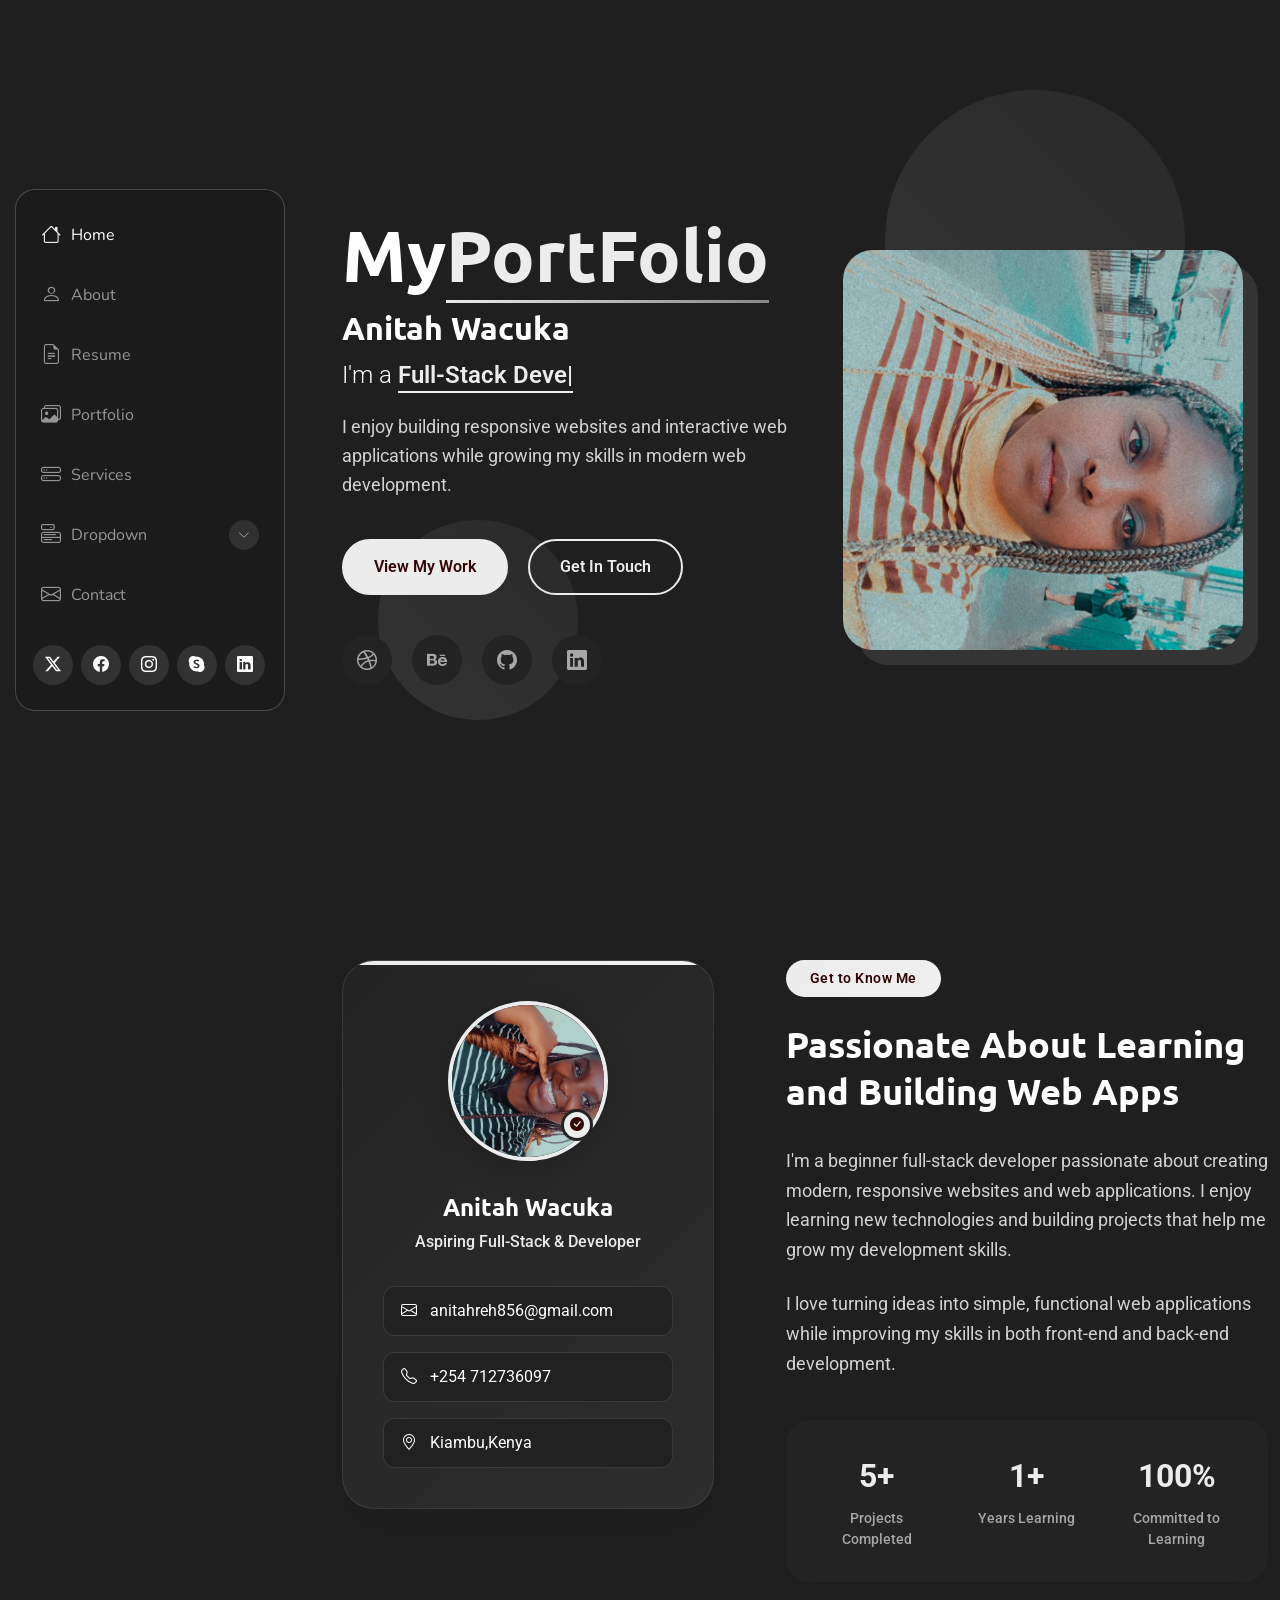
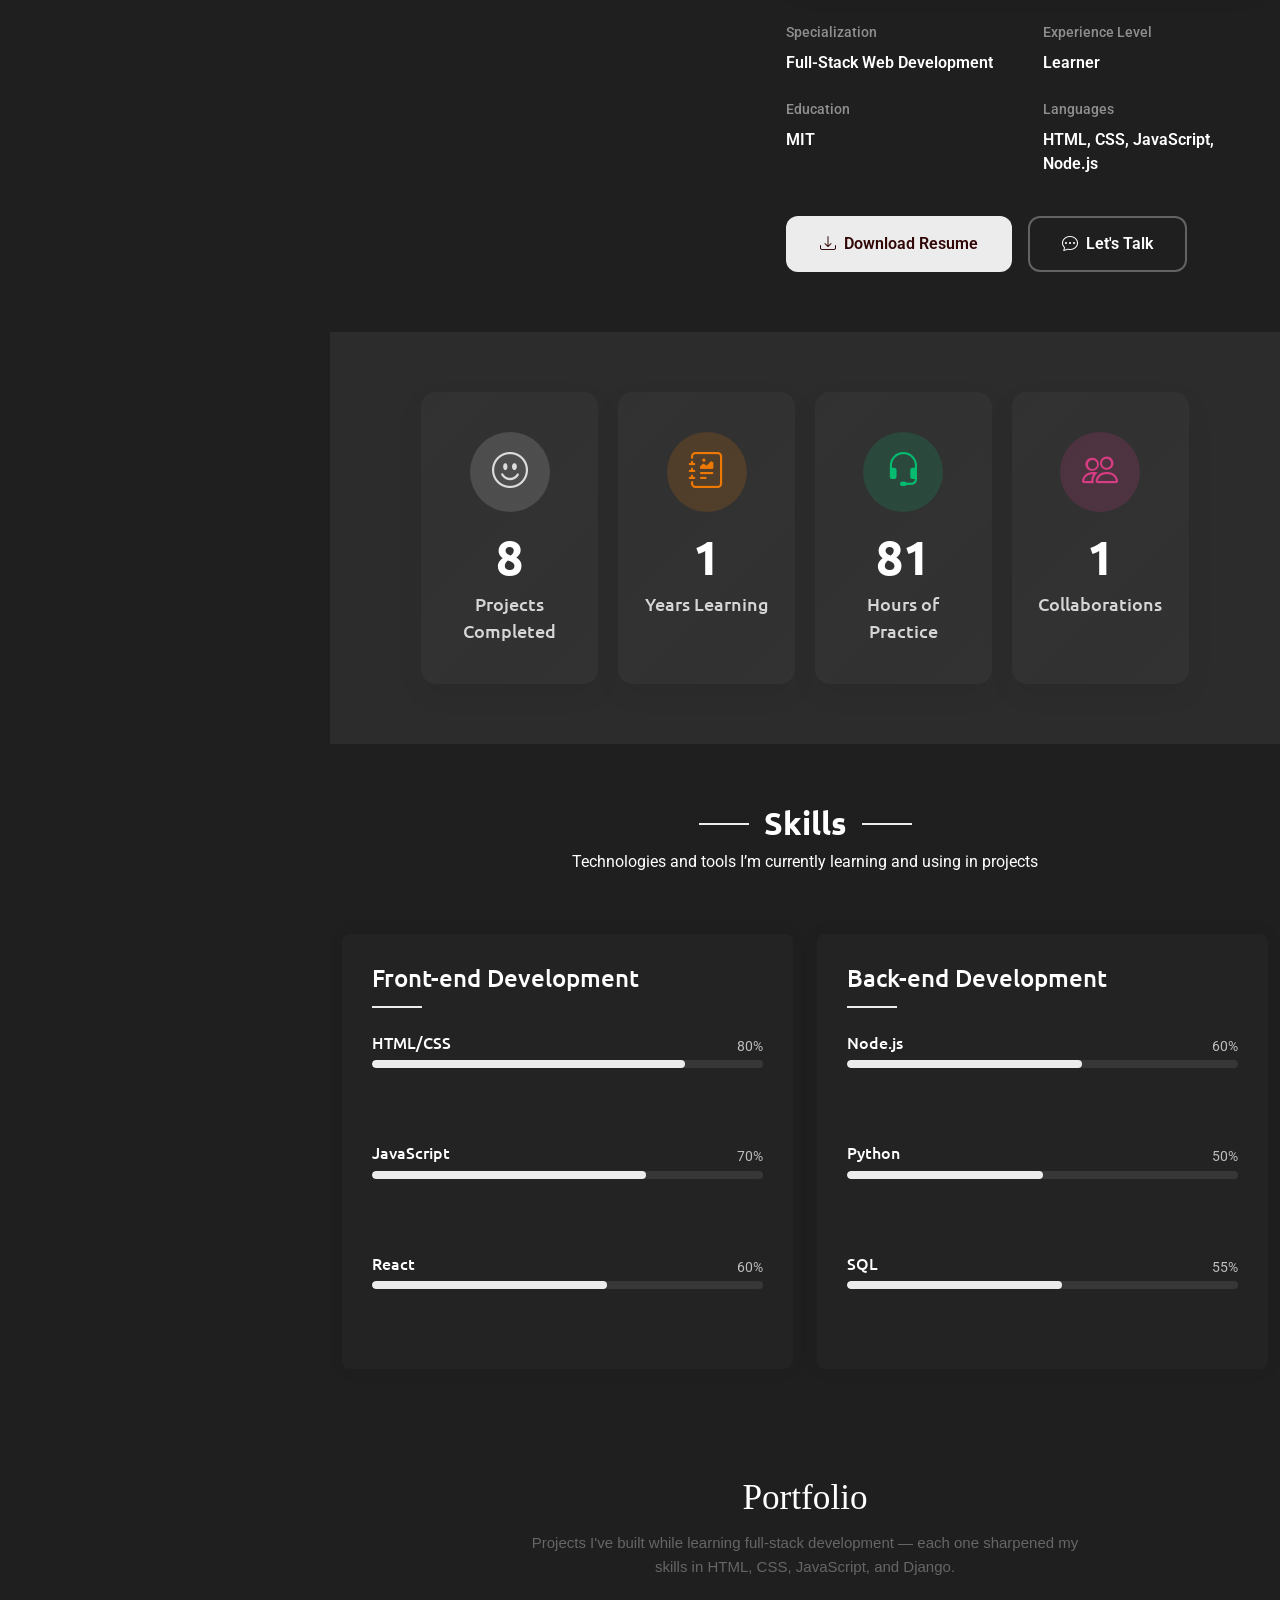
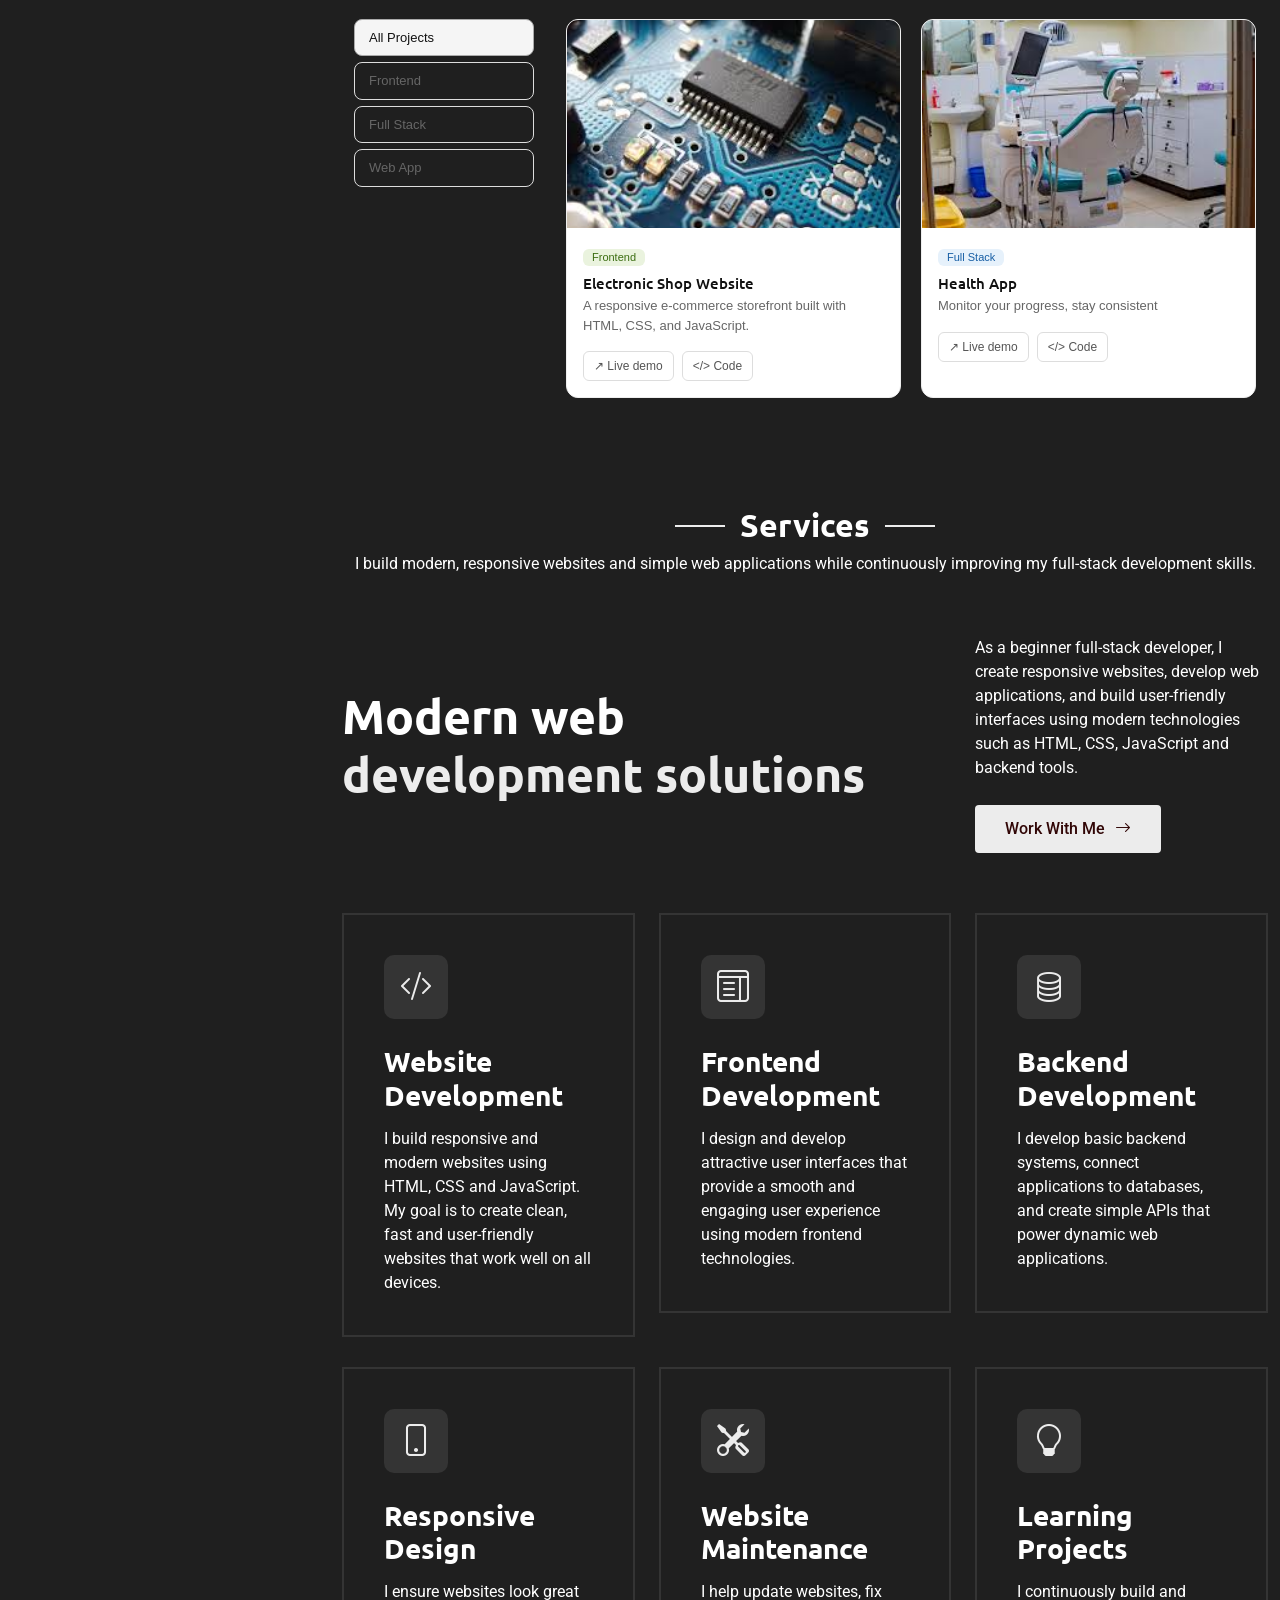
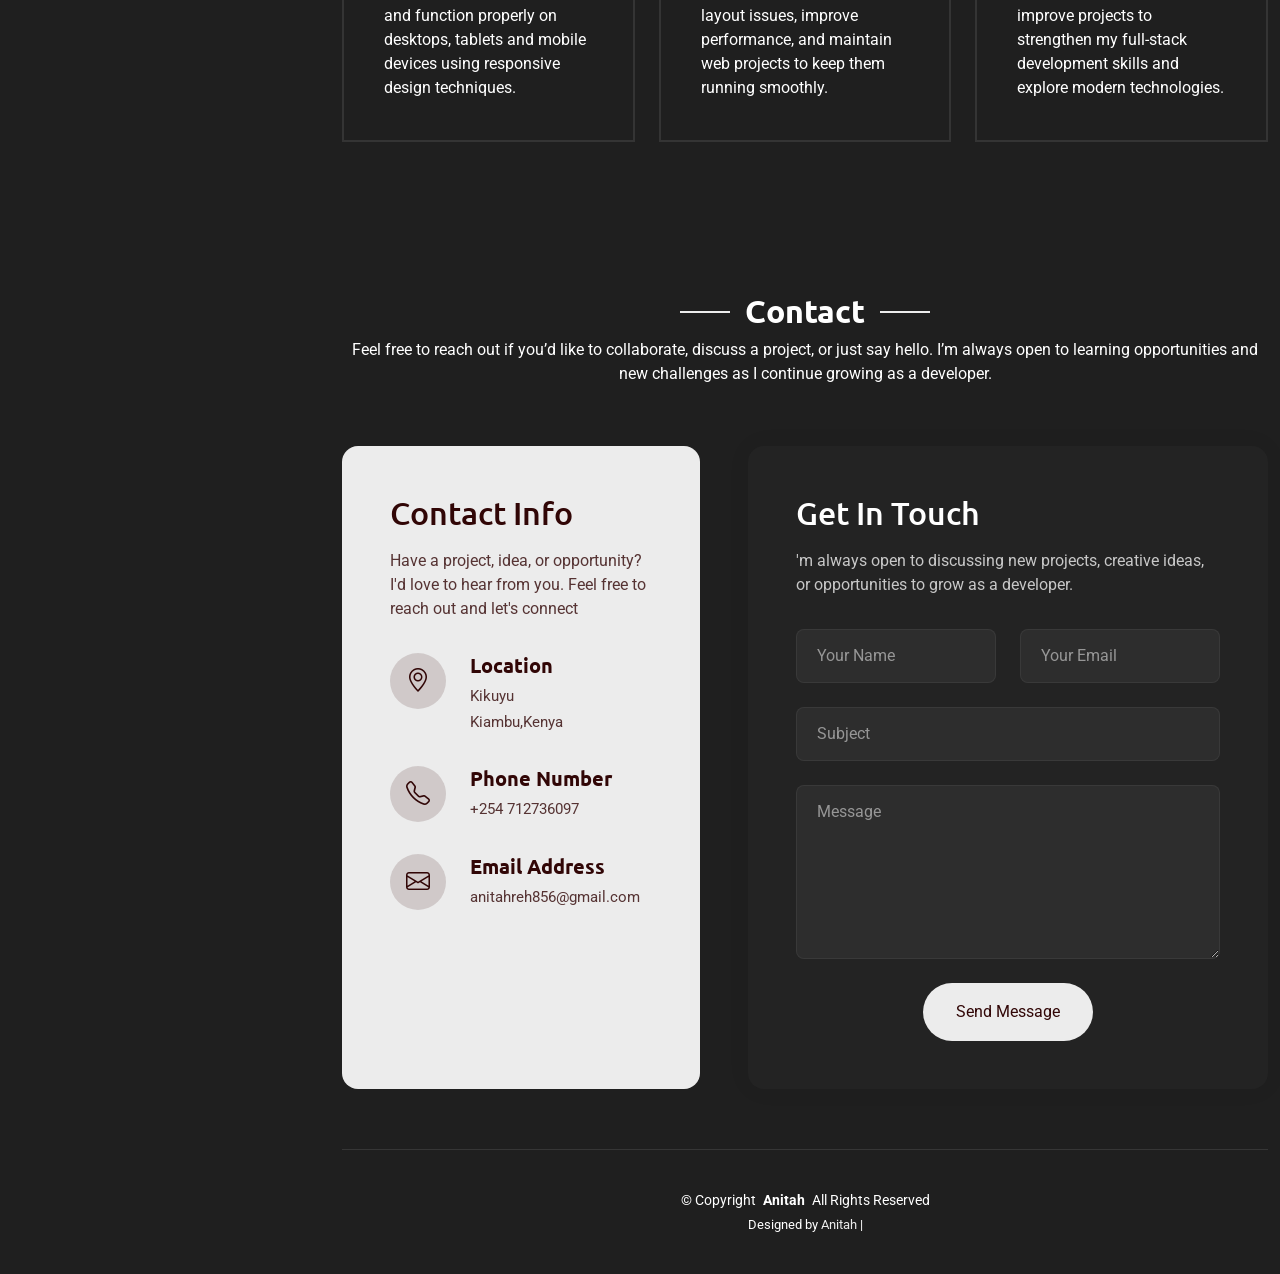
<file: index.html>
<!DOCTYPE html>
<html lang="en">

<head>
  <meta charset="utf-8">
  <meta content="width=device-width, initial-scale=1.0" name="viewport">
  <title>Begginer Portfolio</title>
  <meta name="description" content="">
  <meta name="keywords" content="">

   <!-- Favicons -->
  <link href="assets/img/image.png" rel="icon">
  <link href="assets/img/abc.png" rel="apple-touch-icon">
  <!-- Fonts -->
  <link href="https://fonts.googleapis.com" rel="preconnect">
  <link href="https://fonts.gstatic.com" rel="preconnect" crossorigin>
  <link href="https://fonts.googleapis.com/css2?family=Roboto:ital,wght@0,100;0,300;0,400;0,500;0,700;0,900;1,100;1,300;1,400;1,500;1,700;1,900&family=Ubuntu:ital,wght@0,300;0,400;0,500;0,700;1,300;1,400;1,500;1,700&family=Nunito:ital,wght@0,200;0,300;0,400;0,500;0,600;0,700;0,800;0,900;1,200;1,300;1,400;1,500;1,600;1,700;1,800;1,900&display=swap" rel="stylesheet">

  <!-- Vendor CSS Files -->
  <link href="assets/vendor/bootstrap/css/bootstrap.min.css" rel="stylesheet">
  <link href="assets/vendor/bootstrap-icons/bootstrap-icons.css" rel="stylesheet">
  <link href="assets/vendor/aos/aos.css" rel="stylesheet">
  <link href="assets/vendor/glightbox/css/glightbox.min.css" rel="stylesheet">
  <link href="assets/vendor/swiper/swiper-bundle.min.css" rel="stylesheet">

  <!-- Main CSS File -->
  <link href="assets/css/main.css" rel="stylesheet">

  <!-- =======================================================
  * Template Name: SnapFolio
  * Template URL: https://bootstrapmade.com/snapfolio-bootstrap-portfolio-template/
  * Updated: Jul 21 2025 with Bootstrap v5.3.7
  * Author: BootstrapMade.com
  * License: https://bootstrapmade.com/license/
  ======================================================== -->
</head>

<body class="index-page">

  <header id="header" class="header dark-background d-flex flex-column justify-content-center">
    <i class="header-toggle d-xl-none bi bi-list"></i>

    <div class="header-container d-flex flex-column align-items-start">
      <nav id="navmenu" class="navmenu">
        <ul>
          <li><a href="#hero" class="active"><i class="bi bi-house navicon"></i>Home</a></li>
          <li><a href="#about"><i class="bi bi-person navicon"></i> About</a></li>
          <li><a href="#resume"><i class="bi bi-file-earmark-text navicon"></i> Resume</a></li>
          <li><a href="#portfolio"><i class="bi bi-images navicon"></i> Portfolio</a></li>
          <li><a href="#services"><i class="bi bi-hdd-stack navicon"></i> Services</a></li>
          <li class="dropdown"><a href="#"><i class="bi bi-menu-button navicon"></i> <span>Dropdown</span> <i class="bi bi-chevron-down toggle-dropdown"></i></a>
            <ul>
              <li><a href="#">Dropdown 1</a></li>
              <li class="dropdown"><a href="#"><span>Deep Dropdown</span> <i class="bi bi-chevron-down toggle-dropdown"></i></a>
                <ul>
                  <li><a href="#">Deep Dropdown 1</a></li>
                  <li><a href="#">Deep Dropdown 2</a></li>
                  <li><a href="#">Deep Dropdown 3</a></li>
                  <li><a href="#">Deep Dropdown 4</a></li>
                  <li><a href="#">Deep Dropdown 5</a></li>
                </ul>
              </li>
              <li><a href="#">Dropdown 2</a></li>
              <li><a href="#">Dropdown 3</a></li>
              <li><a href="#">Dropdown 4</a></li>
            </ul>
          </li>
          <li><a href="#contact"><i class="bi bi-envelope navicon"></i> Contact</a></li>
        </ul>
      </nav>

      <div class="social-links text-center">
        <a href="#" class="twitter"><i class="bi bi-twitter-x"></i></a>
        <a href="#" class="facebook"><i class="bi bi-facebook"></i></a>
        <a href="#" class="instagram"><i class="bi bi-instagram"></i></a>
        <a href="#" class="google-plus"><i class="bi bi-skype"></i></a>
        <a href="#" class="linkedin"><i class="bi bi-linkedin"></i></a>
      </div>

    </div>

  </header>

  <main class="main">

    <!-- Hero Section -->
    <section id="hero" class="hero section">

      <div class="background-elements">
        <div class="bg-circle circle-1"></div>
        <div class="bg-circle circle-2"></div>
      </div>

      <div class="hero-content">

        <div class="container">
          <div class="row align-items-center">

            <div class="col-lg-6" data-aos="fade-right" data-aos-delay="100">
              <div class="hero-text">
                <h1>My<span class="accent-text">PortFolio</span></h1>
                <h2>Anitah Wacuka</h2>
                <p class="lead">I'm a <span class="typed" data-typed-items="Full-Stack Developer in Training, Front-End Developer, Web Developer, Problem Solver"></span></p>
<p class="description">I enjoy building responsive websites and interactive web applications while growing my skills in modern web development.</p>
                <div class="hero-actions">
                  <a href="#portfolio" class="btn btn-primary">View My Work</a>
                  <a href="#contact" class="btn btn-outline">Get In Touch</a>
                </div>

                <div class="social-links">
                  <a href="#"><i class="bi bi-dribbble"></i></a>
                  <a href="#"><i class="bi bi-behance"></i></a>
                  <a href="#"><i class="bi bi-github"></i></a>
                  <a href="#"><i class="bi bi-linkedin"></i></a>
                </div>
              </div>
            </div>

            <div class="col-lg-6" data-aos="fade-left" data-aos-delay="200">
              <div class="hero-visual">
                <div class="profile-container">
                  <div class="profile-background"></div>
                  <img src="assets/img/profile/image.png" alt="Alexander Chen" class="profile-image">
                </div>
              </div>
            </div>

          </div>
        </div>
      </div>

    </section><!-- /Hero Section -->

    <!-- About Section -->
    <section id="about" class="about section">

      <div class="container" data-aos="fade-up" data-aos-delay="100">

        <div class="row">
          <div class="col-lg-5" data-aos="zoom-in" data-aos-delay="200">
            <div class="profile-card">
              <div class="profile-header">
                <div class="profile-image">
                  <img src="assets/img/profile/Anitah.png.jpg" alt="Profile Image" class="img-fluid">
                </div>
                <div class="profile-badge">
                  <i class="bi bi-check-circle-fill"></i>
                </div>
              </div>

              <div class="profile-content">
                <h3>Anitah Wacuka</h3>
                <p class="profession">Aspiring Full-Stack &amp; Developer</p>

                <div class="contact-links">
                  <a href="mailto:marcus@example.com" class="contact-item">
                    <i class="bi bi-envelope"></i>
                    anitahreh856@gmail.com
                  </a>
                  <a href="tel:+254712736097" class="contact-item">
                    <i class="bi bi-telephone"></i>
                    +254 712736097
                  </a>
                  <a href="#" class="contact-item">
                    <i class="bi bi-geo-alt"></i>
                    Kiambu,Kenya
                  </a>
                </div>
              </div>
            </div>
          </div>

          <div class="col-lg-7" data-aos="fade-left" data-aos-delay="300">
            <div class="about-content">
              <div class="section-header">
                <span class="badge-text">Get to Know Me</span>
                <h2>Passionate About Learning and Building Web Apps</h2>
              </div>

              <div class="description">
                <p>I'm a beginner full-stack developer passionate about creating modern, responsive websites and web applications. I enjoy learning new technologies and building projects that help me grow my development skills.
</p>

                <p>I love turning ideas into simple, functional web applications while improving my skills in both front-end and back-end development.</p>
              </div>

             <div class="stats-grid">
  <div class="stat-item">
    <div class="stat-number">5+</div>
    <div class="stat-label">Projects Completed</div>
  </div>
  <div class="stat-item">
    <div class="stat-number">1+</div>
    <div class="stat-label">Years Learning</div>
  </div>
  <div class="stat-item">
    <div class="stat-number">100%</div>
    <div class="stat-label">Committed to Learning</div>
  </div>
</div>

<div class="details-grid">
  <div class="detail-row">
    <div class="detail-item">
      <span class="detail-label">Specialization</span>
      <span class="detail-value">Full-Stack Web Development</span>
    </div>
    <div class="detail-item">
      <span class="detail-label">Experience Level</span>
      <span class="detail-value">Learner</span>
    </div>
  </div>
  <div class="detail-row">
    <div class="detail-item">
      <span class="detail-label">Education</span>
      <span class="detail-value">MIT</span>
    </div>
    <div class="detail-item">
      <span class="detail-label">Languages</span>
      <span class="detail-value">HTML, CSS, JavaScript, Node.js</span>
    </div>
  </div>
</div>

              <div class="cta-section">
                <a href="#" class="btn btn-primary">
                  <i class="bi bi-download"></i>
                  Download Resume
                </a>
                <a href="#" class="btn btn-outline">
                  <i class="bi bi-chat-dots"></i>
                  Let's Talk
                </a>
              </div>
            </div>
          </div>
        </div>

      </div>

    </section><!-- /About Section -->

   <!-- Stats Section -->
<section id="stats" class="stats section light-background">

  <div class="container" data-aos="fade-up" data-aos-delay="100">

    <div class="row justify-content-center">
      <div class="col-lg-10">
        <div class="stats-wrapper">
          <div class="stats-item" data-aos="zoom-in" data-aos-delay="150">
            <div class="icon-wrapper">
              <i class="bi bi-emoji-smile"></i>
            </div>
            <span data-purecounter-start="0" data-purecounter-end="10" data-purecounter-duration="1" class="purecounter"></span>
            <p>Projects Completed</p>
          </div><!-- End Stats Item -->

          <div class="stats-item" data-aos="zoom-in" data-aos-delay="200">
            <div class="icon-wrapper">
              <i class="bi bi-journal-richtext"></i>
            </div>
            <span data-purecounter-start="0" data-purecounter-end="1" data-purecounter-duration="1" class="purecounter"></span>
            <p>Years Learning</p>
          </div><!-- End Stats Item -->

          <div class="stats-item" data-aos="zoom-in" data-aos-delay="250">
            <div class="icon-wrapper">
              <i class="bi bi-headset"></i>
            </div>
            <span data-purecounter-start="0" data-purecounter-end="100" data-purecounter-duration="1" class="purecounter"></span>
            <p>Hours of Practice</p>
          </div><!-- End Stats Item -->

          <div class="stats-item" data-aos="zoom-in" data-aos-delay="300">
            <div class="icon-wrapper">
              <i class="bi bi-people"></i>
            </div>
            <span data-purecounter-start="0" data-purecounter-end="1" data-purecounter-duration="1" class="purecounter"></span>
            <p>Collaborations</p>
          </div><!-- End Stats Item -->
        </div>
      </div>
    </div>

  </div>

</section><!-- /Stats Section -->

    <!-- Skills Section -->
    <section id="skills" class="skills section">

     <!-- Section Title -->
<div class="container section-title" data-aos="fade-up">
  <h2>Skills</h2>
  <p>Technologies and tools I’m currently learning and using in projects</p>
</div><!-- End Section Title -->

<div class="container" data-aos="fade-up" data-aos-delay="100">

  <div class="row">
    <div class="col-lg-6">
      <div class="skills-category" data-aos="fade-up" data-aos-delay="200">
        <h3>Front-end Development</h3>
        <div class="skills-animation">
          <div class="skill-item">
            <div class="d-flex justify-content-between align-items-center">
              <h4>HTML/CSS</h4>
              <span class="skill-percentage">80%</span>
            </div>
            <div class="progress">
              <div class="progress-bar" role="progressbar" aria-valuenow="80" aria-valuemin="0" aria-valuemax="100"></div>
            </div>
            <div class="skill-tooltip">Building responsive layouts and styling websites with HTML5 and CSS3</div>
          </div>

          <div class="skill-item">
            <div class="d-flex justify-content-between align-items-center">
              <h4>JavaScript</h4>
              <span class="skill-percentage">70%</span>
            </div>
            <div class="progress">
              <div class="progress-bar" role="progressbar" aria-valuenow="70" aria-valuemin="0" aria-valuemax="100"></div>
            </div>
            <div class="skill-tooltip">Manipulating the DOM, working with events, and learning ES6+ features</div>
          </div>

          <div class="skill-item">
            <div class="d-flex justify-content-between align-items-center">
              <h4>React</h4>
              <span class="skill-percentage">60%</span>
            </div>
            <div class="progress">
              <div class="progress-bar" role="progressbar" aria-valuenow="60" aria-valuemin="0" aria-valuemax="100"></div>
            </div>
            <div class="skill-tooltip">Working with components, hooks, and basic state management</div>
          </div>
        </div>
      </div><!-- End Frontend Skills -->
    </div>

    <div class="col-lg-6">
      <div class="skills-category" data-aos="fade-up" data-aos-delay="300">
        <h3>Back-end Development</h3>
        <div class="skills-animation">
          <div class="skill-item">
            <div class="d-flex justify-content-between align-items-center">
              <h4>Node.js</h4>
              <span class="skill-percentage">60%</span>
            </div>
            <div class="progress">
              <div class="progress-bar" role="progressbar" aria-valuenow="60" aria-valuemin="0" aria-valuemax="100"></div>
            </div>
            <div class="skill-tooltip">Creating basic APIs using Express and handling server-side logic</div>
          </div>

          <div class="skill-item">
            <div class="d-flex justify-content-between align-items-center">
              <h4>Python</h4>
              <span class="skill-percentage">50%</span>
            </div>
            <div class="progress">
              <div class="progress-bar" role="progressbar" aria-valuenow="50" aria-valuemin="0" aria-valuemax="100"></div>
            </div>
            <div class="skill-tooltip">Learning Python basics and frameworks like Django for backend projects</div>
          </div>

          <div class="skill-item">
            <div class="d-flex justify-content-between align-items-center">
              <h4>SQL</h4>
              <span class="skill-percentage">55%</span>
            </div>
            <div class="progress">
              <div class="progress-bar" role="progressbar" aria-valuenow="55" aria-valuemin="0" aria-valuemax="100"></div>
            </div>
            <div class="skill-tooltip">Designing simple databases, writing queries, and connecting them to applications</div>
          </div>
        </div>
      </div><!-- End Backend Skills -->
    </div>
  </div>

</div>

</section><!-- /Skills Section -->
   

 <!-- ===== PORTFOLIO SECTION ===== -->
<section id="portfolio" style="padding: 3rem 0; font-family: 'DM Sans', sans-serif;">

  <!-- Google Font import — add this in your <head> -->
  <!-- <link href="https://fonts.googleapis.com/css2?family=DM+Serif+Display&family=DM+Sans:wght@400;500&display=swap" rel="stylesheet"> -->

  <div style="text-align: center; margin-bottom: 2.5rem;">
    <h2 style="font-family: 'DM Serif Display', serif; font-size: 2.2rem; font-weight: 400;">Portfolio</h2>
    <p style="color: #666; max-width: 560px; margin: .75rem auto 0; font-size: 15px; line-height: 1.6;">
      Projects I've built while learning full-stack development — each one sharpened my skills in HTML, CSS, JavaScript, and Django.
    </p>
  </div>

  <div class="port-layout">

    <!-- FILTER SIDEBAR -->
    <div class="filters">
      <button class="filter-btn active" data-filter="all">All Projects</button>
      <button class="filter-btn" data-filter="frontend">Frontend</button>
      <button class="filter-btn" data-filter="fullstack">Full Stack</button>
      <button class="filter-btn" data-filter="webapp">Web App</button>
    </div>

    <!-- PROJECT CARDS -->
    <div class="projects-grid" id="grid">

      <!-- Card 1 -->
      <div class="project-card" data-cat="frontend">
        <div class="card-img" style="background: #EAF3DE;">
           <img src="assets/img/portfolio/electronics.png" alt="Electronic shop" onerror="this.style.display='none'">
          <div class="img-overlay">
            <a class="overlay-btn" href="https://todo-app.vercel.app" target="_blank">↗</a>
            <a class="overlay-btn" href="https://github.com/Anitah-nitty/todo-app" target="_blank">&lt;/&gt;</a>
          </div>
        </div>
        <div class="card-body">
          <span class="badge badge-frontend">Frontend</span>
          <h4 class="card-title">Electronic Shop Website</h4>
         
          <p class="card-desc">A responsive e-commerce storefront built with HTML, CSS, and JavaScript.</p>
          <div class="card-links">
            <a class="card-link" href="https://vercel.app" target="_blank">↗ Live demo</a>
            <a class="card-link" href="https://github.com/Anitah-nitty/" target="_blank">&lt;/&gt; Code</a>
          </div>
        </div>
      </div>

      <!-- Card 2 -->
      <div class="project-card" data-cat="fullstack">
        <div class="card-img" style="background: #E6F1FB;">
          <img src="assets/img/portfolio/health-app.png" alt="Weather App" onerror="this.style.display='none'">
          <div class="img-overlay">
            <a class="overlay-btn" href="https://weather-app.vercel.app" target="_blank">↗</a>
            <a class="overlay-btn" href="https://github.com/Anitah-nitty" target="_blank">&lt;/&gt;</a>
          </div>
        </div>
        <div class="card-body">
          <span class="badge badge-fullstack">Full Stack</span>
          <h4 class="card-title">Health App</h4>
          <p class="card-desc">Monitor your progress, stay consistent</p>
          <div class="card-links">
            <a class="card-link" href="https://weather-app.vercel.app" target="_blank">↗ Live demo</a>
            <a class="card-link" href="https://github.com/Anitah-nitty" target="_blank">&lt;/&gt; Code</a>
          </div>
        </div>
      </div>

      
      </div>

    </div><!-- /grid -->
  </div><!-- /layout -->
</section>

  <!-- Services Section -->
<section id="services" class="services section">

  <div class="container section-title" data-aos="fade-up">
    <h2>Services</h2>
    <p>I build modern, responsive websites and simple web applications while continuously improving my full-stack development skills.</p>
  </div>

  <div class="container" data-aos="fade-up" data-aos-delay="100">

    <div class="service-header">
      <div class="row align-items-center">
        <div class="col-lg-8 col-md-12">
          <div class="service-intro">
            <h2 class="service-heading">
              <div>Modern web</div>
              <div><span>development solutions</span></div>
            </h2>
          </div>
        </div>

        <div class="col-lg-4 col-md-12">
          <div class="service-summary">
            <p>
              As a beginner full-stack developer, I create responsive websites,
              develop web applications, and build user-friendly interfaces using
              modern technologies such as HTML, CSS, JavaScript and backend tools.
            </p>

            <a href="#contact" class="service-btn">
              Work With Me
              <i class="bi bi-arrow-right"></i>
            </a>
          </div>
        </div>
      </div>
    </div>

    <div class="row justify-content-center">

      <div class="col-lg-4 col-md-6">
        <div class="service-card">
          <div class="service-icon">
            <i class="bi bi-code-slash"></i>
          </div>

          <h3>Website <span>Development</span></h3>

          <p>
            I build responsive and modern websites using HTML, CSS and JavaScript.
            My goal is to create clean, fast and user-friendly websites that work
            well on all devices.
          </p>
        </div>
      </div>

      <div class="col-lg-4 col-md-6">
        <div class="service-card">
          <div class="service-icon">
            <i class="bi bi-layout-text-window"></i>
          </div>

          <h3>Frontend <span>Development</span></h3>

          <p>
            I design and develop attractive user interfaces that provide a smooth
            and engaging user experience using modern frontend technologies.
          </p>
        </div>
      </div>

      <div class="col-lg-4 col-md-6">
        <div class="service-card">
          <div class="service-icon">
            <i class="bi bi-database"></i>
          </div>

          <h3>Backend <span>Development</span></h3>

          <p>
            I develop basic backend systems, connect applications to databases,
            and create simple APIs that power dynamic web applications.
          </p>
        </div>
      </div>

      <div class="col-lg-4 col-md-6">
        <div class="service-card">
          <div class="service-icon">
            <i class="bi bi-phone"></i>
          </div>

          <h3>Responsive <span>Design</span></h3>

          <p>
            I ensure websites look great and function properly on desktops,
            tablets and mobile devices using responsive design techniques.
          </p>
        </div>
      </div>

      <div class="col-lg-4 col-md-6">
        <div class="service-card">
          <div class="service-icon">
            <i class="bi bi-tools"></i>
          </div>

          <h3>Website <span>Maintenance</span></h3>

          <p>
            I help update websites, fix layout issues, improve performance,
            and maintain web projects to keep them running smoothly.
          </p>
        </div>
      </div>

      <div class="col-lg-4 col-md-6">
        <div class="service-card">
          <div class="service-icon">
            <i class="bi bi-lightbulb"></i>
          </div>

          <h3>Learning <span>Projects</span></h3>

          <p>
            I continuously build and improve projects to strengthen my full-stack
            development skills and explore modern technologies.
          </p>
        </div>
      </div>

    </div>

  </div>

</section>
   
    <!-- Contact Section -->
    <section id="contact" class="contact section">

      <!-- Section Title -->
      <div class="container section-title" data-aos="fade-up">
        <h2>Contact</h2>
        <p>Feel free to reach out if you’d like to collaborate, discuss a project, or just say hello. I’m always open to learning opportunities and new challenges as I continue growing as a developer.</p>
      </div><!-- End Section Title -->

      <div class="container">

        <div class="row g-4 g-lg-5">
          <div class="col-lg-5">
            <div class="info-box">
              <h3>Contact Info</h3>
              <p>Have a project, idea, or opportunity? I'd love to hear from you. Feel free to reach out and let's connect</p>

              <div class="info-item">
                <div class="icon-box">
                  <i class="bi bi-geo-alt"></i>
                </div>
                <div class="content">
                  <h4>Location</h4>
                  <p>Kikuyu</p>
                  <p>Kiambu,Kenya</p>
                </div>
              </div>

              <div class="info-item">
                <div class="icon-box">
                  <i class="bi bi-telephone"></i>
                </div>
                <div class="content">
                  <h4>Phone Number</h4>
                  <p>+254 712736097</p>
                  
                </div>
              </div>

              <div class="info-item">
                <div class="icon-box">
                  <i class="bi bi-envelope"></i>
                </div>
                <div class="content">
                  <h4>Email Address</h4>
                  <p>anitahreh856@gmail.com</p>
                  
                </div>
              </div>
            </div>
          </div>

          <div class="col-lg-7">
            <div class="contact-form">
              <h3>Get In Touch</h3>
              <p>'m always open to discussing new projects, creative ideas, or opportunities to grow as a developer.</p>

              <form action="forms/contact.php" method="post" class="php-email-form">
                <div class="row gy-4">

                  <div class="col-md-6">
                    <input type="text" name="name" class="form-control" placeholder="Your Name" required="">
                  </div>

                  <div class="col-md-6 ">
                    <input type="email" class="form-control" name="email" placeholder="Your Email" required="">
                  </div>

                  <div class="col-12">
                    <input type="text" class="form-control" name="subject" placeholder="Subject" required="">
                  </div>

                  <div class="col-12">
                    <textarea class="form-control" name="message" rows="6" placeholder="Message" required=""></textarea>
                  </div>

                  <div class="col-12 text-center">
                    <div class="loading">Loading</div>
                    <div class="error-message"></div>
                    <div class="sent-message">Your message has been sent. Thank you!</div>

                    <button type="submit" class="btn">Send Message</button>
                  </div>

                </div>
              </form>

            </div>
          </div>

        </div>

      </div>

    </section><!-- /Contact Section -->

  </main>

  <footer id="footer" class="footer position-relative">

    <div class="container">
      <div class="copyright text-center ">
        <p>© <span>Copyright</span> <strong class="px-1 sitename">Anitah</strong> <span>All Rights Reserved</span></p>
      </div>
      <div class="credits">
        <!-- All the links in the footer should remain intact. -->
        <!-- You can delete the links only if you've purchased the pro version. -->
        <!-- Licensing information: https://bootstrapmade.com/license/ -->
        <!-- Purchase the pro version with working PHP/AJAX contact form: [buy-url] -->
        Designed by <a href="https://bootstrapmade.com/">Anitah</a> |
      </div>
    </div>

  </footer>

  <!-- Scroll Top -->
  <a href="#" id="scroll-top" class="scroll-top d-flex align-items-center justify-content-center"><i class="bi bi-arrow-up-short"></i></a>

  <!-- Preloader -->
  <div id="preloader"></div>

  <!-- Vendor JS Files -->
  <script src="assets/vendor/bootstrap/js/bootstrap.bundle.min.js"></script>
  <script src="assets/vendor/php-email-form/validate.js"></script>
  <script src="assets/vendor/aos/aos.js"></script>
  <script src="assets/vendor/typed.js/typed.umd.js"></script>
  <script src="assets/vendor/purecounter/purecounter_vanilla.js"></script>
  <script src="assets/vendor/waypoints/noframework.waypoints.js"></script>
  <script src="assets/vendor/isotope-layout/isotope.pkgd.min.js"></script>
  <script src="assets/vendor/imagesloaded/imagesloaded.pkgd.min.js"></script>
  <script src="assets/vendor/glightbox/js/glightbox.min.js"></script>
  <script src="assets/vendor/swiper/swiper-bundle.min.js"></script>

  <!-- Main JS File -->
  <script src="assets/js/main.js"></script>

</body>

</html>
</file>
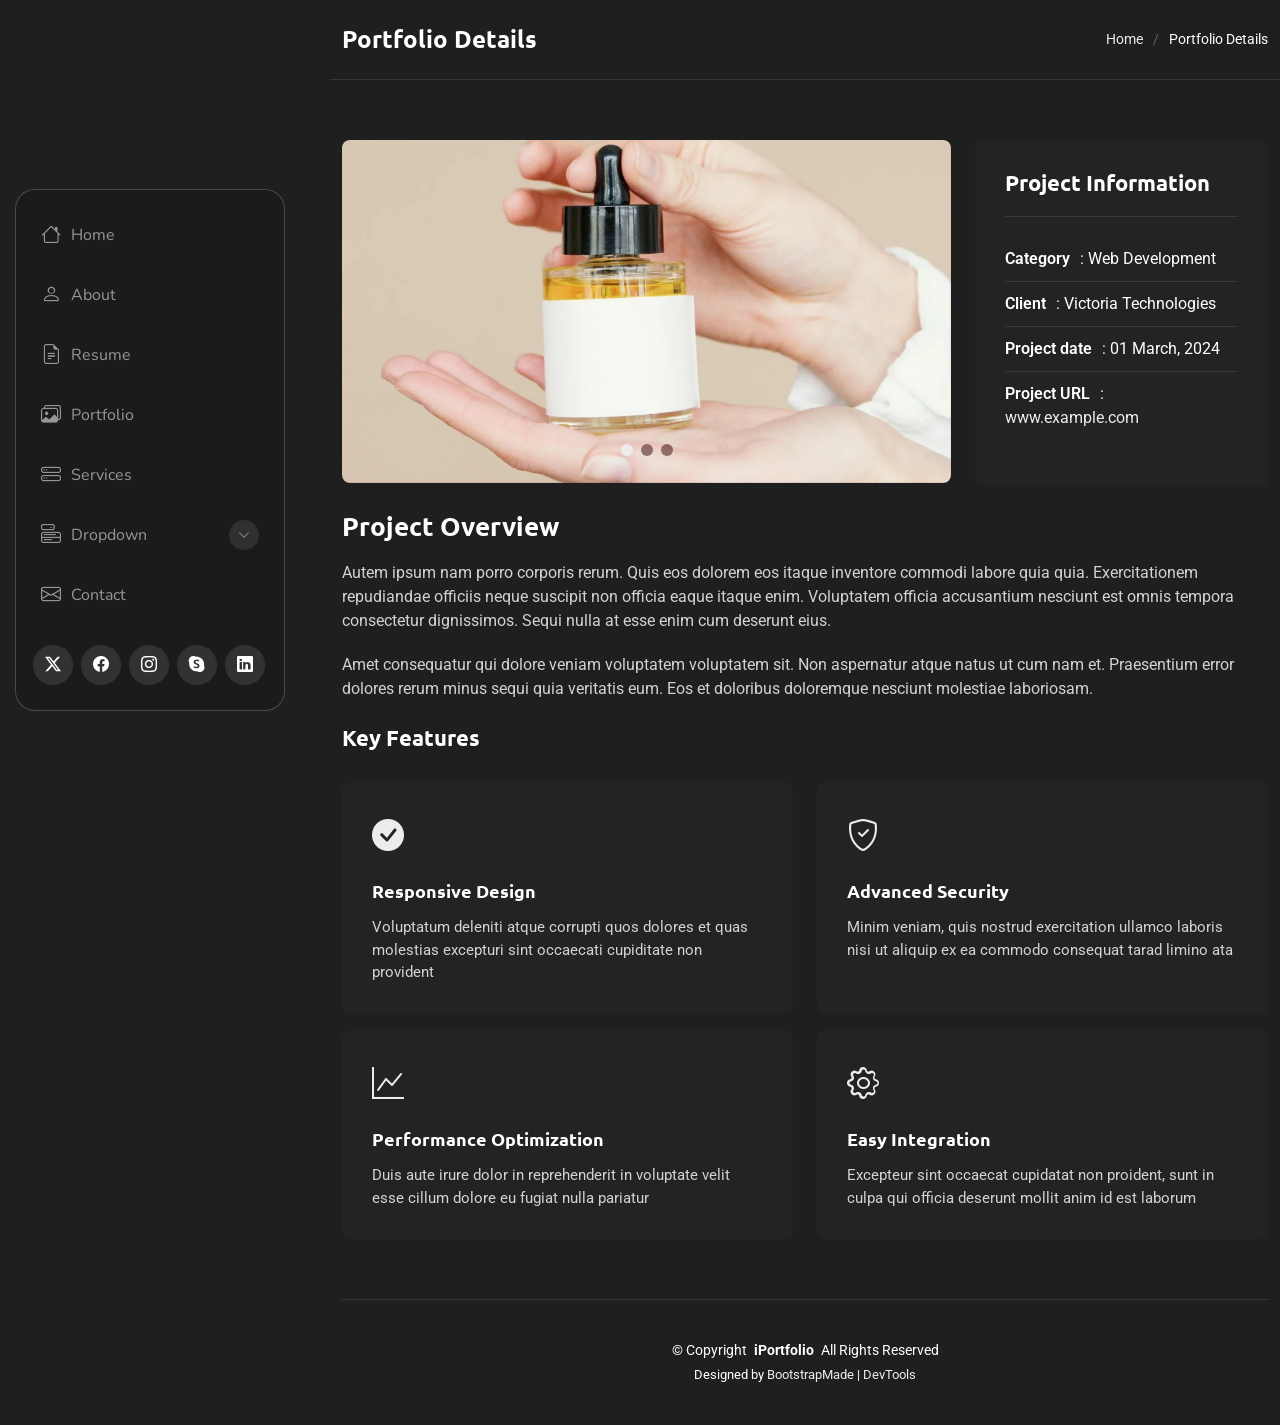
<file: portfolio-details.html>
<!DOCTYPE html>
<html lang="en">

<head>
  <meta charset="utf-8">
  <meta content="width=device-width, initial-scale=1.0" name="viewport">
  <title>Portfolio Details - SnapFolio Bootstrap Template</title>
  <meta name="description" content="">
  <meta name="keywords" content="">

  <!-- Favicons -->
  <link href="assets/img/favicon.png" rel="icon">
  <link href="assets/img/apple-touch-icon.png" rel="apple-touch-icon">

  <!-- Fonts -->
  <link href="https://fonts.googleapis.com" rel="preconnect">
  <link href="https://fonts.gstatic.com" rel="preconnect" crossorigin>
  <link href="https://fonts.googleapis.com/css2?family=Roboto:ital,wght@0,100;0,300;0,400;0,500;0,700;0,900;1,100;1,300;1,400;1,500;1,700;1,900&family=Ubuntu:ital,wght@0,300;0,400;0,500;0,700;1,300;1,400;1,500;1,700&family=Nunito:ital,wght@0,200;0,300;0,400;0,500;0,600;0,700;0,800;0,900;1,200;1,300;1,400;1,500;1,600;1,700;1,800;1,900&display=swap" rel="stylesheet">

  <!-- Vendor CSS Files -->
  <link href="assets/vendor/bootstrap/css/bootstrap.min.css" rel="stylesheet">
  <link href="assets/vendor/bootstrap-icons/bootstrap-icons.css" rel="stylesheet">
  <link href="assets/vendor/aos/aos.css" rel="stylesheet">
  <link href="assets/vendor/glightbox/css/glightbox.min.css" rel="stylesheet">
  <link href="assets/vendor/swiper/swiper-bundle.min.css" rel="stylesheet">

  <!-- Main CSS File -->
  <link href="assets/css/main.css" rel="stylesheet">

  <!-- =======================================================
  * Template Name: SnapFolio
  * Template URL: https://bootstrapmade.com/snapfolio-bootstrap-portfolio-template/
  * Updated: Jul 21 2025 with Bootstrap v5.3.7
  * Author: BootstrapMade.com
  * License: https://bootstrapmade.com/license/
  ======================================================== -->
</head>

<body class="portfolio-details-page">

  <header id="header" class="header dark-background d-flex flex-column justify-content-center">
    <i class="header-toggle d-xl-none bi bi-list"></i>

    <div class="header-container d-flex flex-column align-items-start">
      <nav id="navmenu" class="navmenu">
        <ul>
          <li><a href="#hero"><i class="bi bi-house navicon"></i>Home</a></li>
          <li><a href="#about"><i class="bi bi-person navicon"></i> About</a></li>
          <li><a href="#resume"><i class="bi bi-file-earmark-text navicon"></i> Resume</a></li>
          <li><a href="#portfolio"><i class="bi bi-images navicon"></i> Portfolio</a></li>
          <li><a href="#services"><i class="bi bi-hdd-stack navicon"></i> Services</a></li>
          <li class="dropdown"><a href="#"><i class="bi bi-menu-button navicon"></i> <span>Dropdown</span> <i class="bi bi-chevron-down toggle-dropdown"></i></a>
            <ul>
              <li><a href="#">Dropdown 1</a></li>
              <li class="dropdown"><a href="#"><span>Deep Dropdown</span> <i class="bi bi-chevron-down toggle-dropdown"></i></a>
                <ul>
                  <li><a href="#">Deep Dropdown 1</a></li>
                  <li><a href="#">Deep Dropdown 2</a></li>
                  <li><a href="#">Deep Dropdown 3</a></li>
                  <li><a href="#">Deep Dropdown 4</a></li>
                  <li><a href="#">Deep Dropdown 5</a></li>
                </ul>
              </li>
              <li><a href="#">Dropdown 2</a></li>
              <li><a href="#">Dropdown 3</a></li>
              <li><a href="#">Dropdown 4</a></li>
            </ul>
          </li>
          <li><a href="#contact"><i class="bi bi-envelope navicon"></i> Contact</a></li>
        </ul>
      </nav>

      <div class="social-links text-center">
        <a href="#" class="twitter"><i class="bi bi-twitter-x"></i></a>
        <a href="#" class="facebook"><i class="bi bi-facebook"></i></a>
        <a href="#" class="instagram"><i class="bi bi-instagram"></i></a>
        <a href="#" class="google-plus"><i class="bi bi-skype"></i></a>
        <a href="#" class="linkedin"><i class="bi bi-linkedin"></i></a>
      </div>

    </div>

  </header>

  <main class="main">

    <!-- Page Title -->
    <div class="page-title dark-background">
      <div class="container d-lg-flex justify-content-between align-items-center">
        <h1 class="mb-2 mb-lg-0">Portfolio Details</h1>
        <nav class="breadcrumbs">
          <ol>
            <li><a href="index.html">Home</a></li>
            <li class="current">Portfolio Details</li>
          </ol>
        </nav>
      </div>
    </div><!-- End Page Title -->

    <!-- Portfolio Details Section -->
    <section id="portfolio-details" class="portfolio-details section">

      <div class="container" data-aos="fade-up" data-aos-delay="100">

        <div class="row gy-4">

          <div class="col-lg-8">
            <div class="portfolio-details-slider swiper init-swiper">

              <script type="application/json" class="swiper-config">
                {
                  "loop": true,
                  "speed": 600,
                  "autoplay": {
                    "delay": 5000
                  },
                  "slidesPerView": "auto",
                  "pagination": {
                    "el": ".swiper-pagination",
                    "type": "bullets",
                    "clickable": true
                  }
                }
              </script>

              <div class="swiper-wrapper align-items-center">

                <div class="swiper-slide">
                  <img src="assets/img/portfolio/portfolio-1.webp" alt="Portfolio Image" class="img-fluid" loading="lazy">
                </div>

                <div class="swiper-slide">
                  <img src="assets/img/portfolio/portfolio-10.webp" alt="Portfolio Image" class="img-fluid" loading="lazy">
                </div>

                <div class="swiper-slide">
                  <img src="assets/img/portfolio/portfolio-7.webp" alt="Portfolio Image" class="img-fluid" loading="lazy">
                </div>

              </div>
              <div class="swiper-pagination"></div>
            </div>
          </div>

          <div class="col-lg-4">
            <div class="portfolio-info" data-aos="fade-left" data-aos-delay="200">
              <h3>Project Information</h3>
              <ul>
                <li><strong>Category</strong>: Web Development</li>
                <li><strong>Client</strong>: Victoria Technologies</li>
                <li><strong>Project date</strong>: 01 March, 2024</li>
                <li><strong>Project URL</strong>: <a href="#" target="_blank">www.example.com</a></li>
              </ul>
            </div>
          </div>

          <div class="col-lg-12">
            <div class="portfolio-description" data-aos="fade-up" data-aos-delay="300">
              <h2>Project Overview</h2>
              <p>
                Autem ipsum nam porro corporis rerum. Quis eos dolorem eos itaque inventore commodi labore quia quia. Exercitationem repudiandae officiis neque suscipit non officia eaque itaque enim. Voluptatem officia accusantium nesciunt est omnis tempora consectetur dignissimos. Sequi nulla at esse enim cum deserunt eius.
              </p>
              <p>
                Amet consequatur qui dolore veniam voluptatem voluptatem sit. Non aspernatur atque natus ut cum nam et. Praesentium error dolores rerum minus sequi quia veritatis eum. Eos et doloribus doloremque nesciunt molestiae laboriosam.
              </p>

              <div class="features mt-4">
                <h3>Key Features</h3>
                <div class="row gy-3">
                  <div class="col-md-6">
                    <div class="feature-item" data-aos="fade-up" data-aos-delay="400">
                      <i class="bi bi-check-circle-fill"></i>
                      <h4>Responsive Design</h4>
                      <p>Voluptatum deleniti atque corrupti quos dolores et quas molestias excepturi sint occaecati cupiditate non provident</p>
                    </div>
                  </div>

                  <div class="col-md-6">
                    <div class="feature-item" data-aos="fade-up" data-aos-delay="500">
                      <i class="bi bi-shield-check"></i>
                      <h4>Advanced Security</h4>
                      <p>Minim veniam, quis nostrud exercitation ullamco laboris nisi ut aliquip ex ea commodo consequat tarad limino ata</p>
                    </div>
                  </div>

                  <div class="col-md-6">
                    <div class="feature-item" data-aos="fade-up" data-aos-delay="600">
                      <i class="bi bi-graph-up"></i>
                      <h4>Performance Optimization</h4>
                      <p>Duis aute irure dolor in reprehenderit in voluptate velit esse cillum dolore eu fugiat nulla pariatur</p>
                    </div>
                  </div>

                  <div class="col-md-6">
                    <div class="feature-item" data-aos="fade-up" data-aos-delay="700">
                      <i class="bi bi-gear"></i>
                      <h4>Easy Integration</h4>
                      <p>Excepteur sint occaecat cupidatat non proident, sunt in culpa qui officia deserunt mollit anim id est laborum</p>
                    </div>
                  </div>
                </div>
              </div>
            </div>
          </div>

        </div>

      </div>

    </section><!-- /Portfolio Details Section -->

  </main>

  <footer id="footer" class="footer position-relative">

    <div class="container">
      <div class="copyright text-center ">
        <p>© <span>Copyright</span> <strong class="px-1 sitename">iPortfolio</strong> <span>All Rights Reserved</span></p>
      </div>
      <div class="credits">
        <!-- All the links in the footer should remain intact. -->
        <!-- You can delete the links only if you've purchased the pro version. -->
        <!-- Licensing information: https://bootstrapmade.com/license/ -->
        <!-- Purchase the pro version with working PHP/AJAX contact form: [buy-url] -->
        Designed by <a href="https://bootstrapmade.com/">BootstrapMade</a> | <a href="https://bootstrapmade.com/tools/">DevTools</a>
      </div>
    </div>

  </footer>

  <!-- Scroll Top -->
  <a href="#" id="scroll-top" class="scroll-top d-flex align-items-center justify-content-center"><i class="bi bi-arrow-up-short"></i></a>

  <!-- Preloader -->
  <div id="preloader"></div>

  <!-- Vendor JS Files -->
  <script src="assets/vendor/bootstrap/js/bootstrap.bundle.min.js"></script>
  <script src="assets/vendor/php-email-form/validate.js"></script>
  <script src="assets/vendor/aos/aos.js"></script>
  <script src="assets/vendor/typed.js/typed.umd.js"></script>
  <script src="assets/vendor/purecounter/purecounter_vanilla.js"></script>
  <script src="assets/vendor/waypoints/noframework.waypoints.js"></script>
  <script src="assets/vendor/isotope-layout/isotope.pkgd.min.js"></script>
  <script src="assets/vendor/imagesloaded/imagesloaded.pkgd.min.js"></script>
  <script src="assets/vendor/glightbox/js/glightbox.min.js"></script>
  <script src="assets/vendor/swiper/swiper-bundle.min.js"></script>

  <!-- Main JS File -->
  <script src="assets/js/main.js"></script>

</body>

</html>
</file>
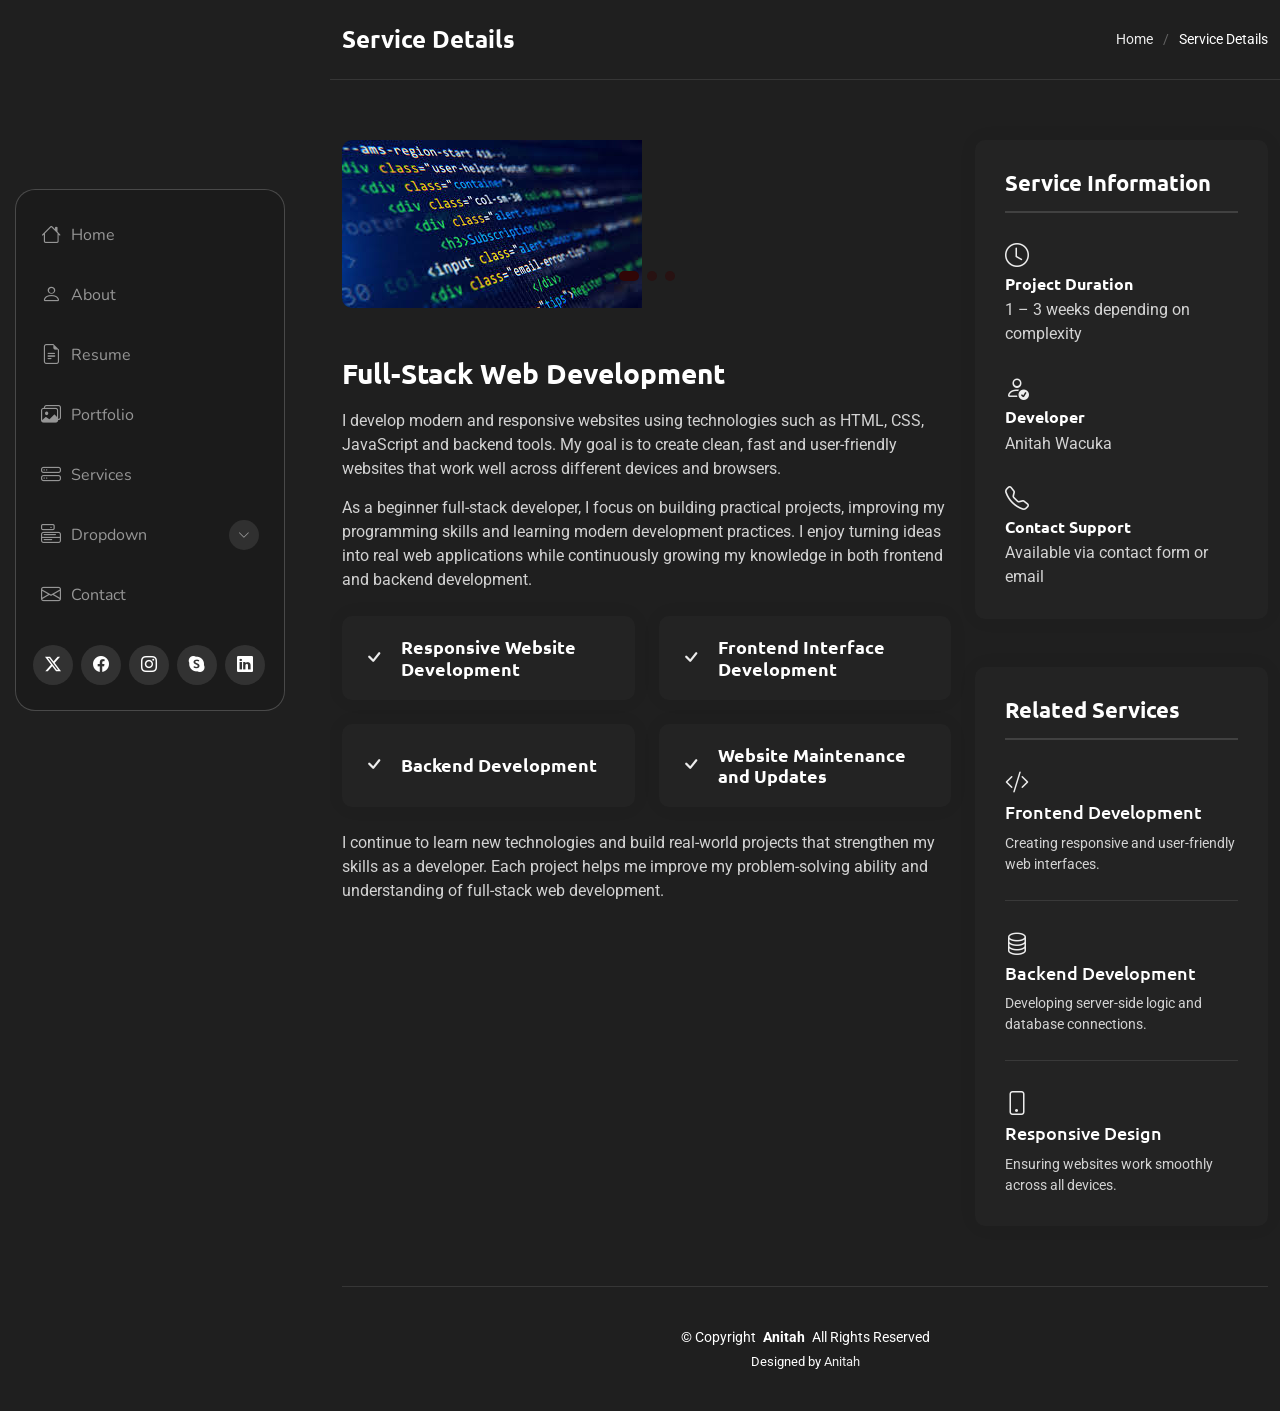
<file: service-details.html>
<!DOCTYPE html>
<html lang="en">

<head>
  <meta charset="utf-8">
  <meta content="width=device-width, initial-scale=1.0" name="viewport">
  <title>Service Details</title>
  <meta name="description" content="">
  <meta name="keywords" content="">

  <!-- Favicons -->
  <link href="assets/img/image.png" rel="icon">
  <link href="assets/img/abc.png" rel="apple-touch-icon">

  <!-- Fonts -->
  <link href="https://fonts.googleapis.com" rel="preconnect">
  <link href="https://fonts.gstatic.com" rel="preconnect" crossorigin>
  <link href="https://fonts.googleapis.com/css2?family=Roboto:ital,wght@0,100;0,300;0,400;0,500;0,700;0,900;1,100;1,300;1,400;1,500;1,700;1,900&family=Ubuntu:ital,wght@0,300;0,400;0,500;0,700;1,300;1,400;1,500;1,700&family=Nunito:ital,wght@0,200;0,300;0,400;0,500;0,600;0,700;0,800;0,900;1,200;1,300;1,400;1,500;1,600;1,700;1,800;1,900&display=swap" rel="stylesheet">

  <!-- Vendor CSS Files -->
  <link href="assets/vendor/bootstrap/css/bootstrap.min.css" rel="stylesheet">
  <link href="assets/vendor/bootstrap-icons/bootstrap-icons.css" rel="stylesheet">
  <link href="assets/vendor/aos/aos.css" rel="stylesheet">
  <link href="assets/vendor/glightbox/css/glightbox.min.css" rel="stylesheet">
  <link href="assets/vendor/swiper/swiper-bundle.min.css" rel="stylesheet">

  <!-- Main CSS File -->
  <link href="assets/css/main.css" rel="stylesheet">

  <!-- =======================================================
  * Template Name: SnapFolio
  * Template URL: https://bootstrapmade.com/snapfolio-bootstrap-portfolio-template/
  * Updated: Jul 21 2025 with Bootstrap v5.3.7
  * Author: BootstrapMade.com
  * License: https://bootstrapmade.com/license/
  ======================================================== -->
</head>

<body class="service-details-page">

  <header id="header" class="header dark-background d-flex flex-column justify-content-center">
    <i class="header-toggle d-xl-none bi bi-list"></i>

    <div class="header-container d-flex flex-column align-items-start">
      <nav id="navmenu" class="navmenu">
        <ul>
          <li><a href="#hero"><i class="bi bi-house navicon"></i>Home</a></li>
          <li><a href="#about"><i class="bi bi-person navicon"></i> About</a></li>
          <li><a href="#resume"><i class="bi bi-file-earmark-text navicon"></i> Resume</a></li>
          <li><a href="#portfolio"><i class="bi bi-images navicon"></i> Portfolio</a></li>
          <li><a href="#services"><i class="bi bi-hdd-stack navicon"></i> Services</a></li>
          <li class="dropdown"><a href="#"><i class="bi bi-menu-button navicon"></i> <span>Dropdown</span> <i class="bi bi-chevron-down toggle-dropdown"></i></a>
            <ul>
              <li><a href="#">Dropdown 1</a></li>
              <li class="dropdown"><a href="#"><span>Deep Dropdown</span> <i class="bi bi-chevron-down toggle-dropdown"></i></a>
                <ul>
                  <li><a href="#">Deep Dropdown 1</a></li>
                  <li><a href="#">Deep Dropdown 2</a></li>
                  <li><a href="#">Deep Dropdown 3</a></li>
                  <li><a href="#">Deep Dropdown 4</a></li>
                  <li><a href="#">Deep Dropdown 5</a></li>
                </ul>
              </li>
              <li><a href="#">Dropdown 2</a></li>
              <li><a href="#">Dropdown 3</a></li>
              <li><a href="#">Dropdown 4</a></li>
            </ul>
          </li>
          <li><a href="#contact"><i class="bi bi-envelope navicon"></i> Contact</a></li>
        </ul>
      </nav>

      <div class="social-links text-center">
        <a href="#" class="twitter"><i class="bi bi-twitter-x"></i></a>
        <a href="#" class="facebook"><i class="bi bi-facebook"></i></a>
        <a href="#" class="instagram"><i class="bi bi-instagram"></i></a>
        <a href="#" class="google-plus"><i class="bi bi-skype"></i></a>
        <a href="#" class="linkedin"><i class="bi bi-linkedin"></i></a>
      </div>

    </div>

  </header>

  <main class="main">

    <!-- Page Title -->
    <div class="page-title dark-background">
      <div class="container d-lg-flex justify-content-between align-items-center">
        <h1 class="mb-2 mb-lg-0">Service Details</h1>
        <nav class="breadcrumbs">
          <ol>
            <li><a href="index.html">Home</a></li>
            <li class="current">Service Details</li>
          </ol>
        </nav>
      </div>
    </div><!-- End Page Title -->

    <!-- Service Details Section -->
    <section id="service-details" class="service-details section">

      <div class="container" data-aos="fade-up" data-aos-delay="100">

        <div class="row gy-4">

          <div class="col-lg-8">
            <div class="service-details-slider swiper init-swiper">
              <script type="application/json" class="swiper-config">
                {
                  "loop": true,
                  "speed": 600,
                  "autoplay": {
                    "delay": 5000
                  },
                  "slidesPerView": 1,
                  "pagination": {
                    "el": ".swiper-pagination",
                    "type": "bullets",
                    "clickable": true
                  }
                }
              </script>
              <div class="swiper-wrapper align-items-center">
                <div class="swiper-slide">
                  <img src="assets/img/services/html.png" alt="" class="img-fluid" loading="lazy">
                </div>
                <div class="swiper-slide">
                  <img src="assets/img/services/css.png" alt="" class="img-fluid" loading="lazy">
                </div>
                <div class="swiper-slide">
                  <img src="assets/img/services/js.png" alt="" class="img-fluid" loading="lazy">
                </div>
              </div>
              <div class="swiper-pagination"></div>
            </div>

            <div class="content mt-5">
            <h3>Full-Stack Web Development</h3>
<p>
I develop modern and responsive websites using technologies such as HTML, CSS,
JavaScript and backend tools. My goal is to create clean, fast and
user-friendly websites that work well across different devices and browsers.
</p>
<p>
As a beginner full-stack developer, I focus on building practical projects,
improving my programming skills and learning modern development practices.
I enjoy turning ideas into real web applications while continuously growing
my knowledge in both frontend and backend development.
</p>

<div class="features mt-4">
  <div class="row gy-4">
    <div class="col-md-6" data-aos="fade-up" data-aos-delay="100">
      <div class="feature-box d-flex align-items-center">
        <i class="bi bi-check"></i>
        <h4>Responsive Website Development</h4>
      </div>
    </div>

    <div class="col-md-6" data-aos="fade-up" data-aos-delay="200">
      <div class="feature-box d-flex align-items-center">
        <i class="bi bi-check"></i>
        <h4>Frontend Interface Development</h4>
      </div>
    </div>

    <div class="col-md-6" data-aos="fade-up" data-aos-delay="300">
      <div class="feature-box d-flex align-items-center">
        <i class="bi bi-check"></i>
        <h4>Backend Development</h4>
      </div>
    </div>

    <div class="col-md-6" data-aos="fade-up" data-aos-delay="400">
      <div class="feature-box d-flex align-items-center">
        <i class="bi bi-check"></i>
        <h4>Website Maintenance and Updates</h4>
      </div>
    </div>
  </div>
</div>

<p class="mt-4">
I continue to learn new technologies and build real-world projects that
strengthen my skills as a developer. Each project helps me improve my
problem-solving ability and understanding of full-stack web development.
</p>
</div>
</div>

<div class="col-lg-4">
  <div class="service-info">
    <h4>Service Information</h4>
    <div class="info-item">
      <i class="bi bi-clock"></i>
      <h5>Project Duration</h5>
      <p>1 – 3 weeks depending on complexity</p>
    </div>
    <div class="info-item">
      <i class="bi bi-person-check"></i>
      <h5>Developer</h5>
      <p>Anitah Wacuka</p>
    </div>
    <div class="info-item">
      <i class="bi bi-telephone"></i>
      <h5>Contact Support</h5>
      <p>Available via contact form or email</p>
    </div>
  </div>

  <div class="related-services mt-5">
    <h4>Related Services</h4>
    <div class="service-item">
      <i class="bi bi-code-slash"></i>
      <h5><a href="#">Frontend Development</a></h5>
      <p>Creating responsive and user-friendly web interfaces.</p>
    </div>
    <div class="service-item">
      <i class="bi bi-database"></i>
      <h5><a href="#">Backend Development</a></h5>
      <p>Developing server-side logic and database connections.</p>
    </div>
    <div class="service-item">
      <i class="bi bi-phone"></i>
      <h5><a href="#">Responsive Design</a></h5>
      <p>Ensuring websites work smoothly across all devices.</p>
    </div>
  </div>
</div>

</div>
</div>

</section><!-- /Service Details Section -->
  </main>

  <footer id="footer" class="footer position-relative">

    <div class="container">
      <div class="copyright text-center ">
        <p>© <span>Copyright</span> <strong class="px-1 sitename">Anitah</strong> <span>All Rights Reserved</span></p>
      </div>
      <div class="credits">
        <!-- All the links in the footer should remain intact. -->
        <!-- You can delete the links only if you've purchased the pro version. -->
        <!-- Licensing information: https://bootstrapmade.com/license/ -->
        <!-- Purchase the pro version with working PHP/AJAX contact form: [buy-url] -->
        Designed by <a href="">Anitah</a> 
      </div>
    </div>

  </footer>

  <!-- Scroll Top -->
  <a href="#" id="scroll-top" class="scroll-top d-flex align-items-center justify-content-center"><i class="bi bi-arrow-up-short"></i></a>

  <!-- Preloader -->
  <div id="preloader"></div>

  <!-- Vendor JS Files -->
  <script src="assets/vendor/bootstrap/js/bootstrap.bundle.min.js"></script>
  <script src="assets/vendor/php-email-form/validate.js"></script>
  <script src="assets/vendor/aos/aos.js"></script>
  <script src="assets/vendor/typed.js/typed.umd.js"></script>
  <script src="assets/vendor/purecounter/purecounter_vanilla.js"></script>
  <script src="assets/vendor/waypoints/noframework.waypoints.js"></script>
  <script src="assets/vendor/isotope-layout/isotope.pkgd.min.js"></script>
  <script src="assets/vendor/imagesloaded/imagesloaded.pkgd.min.js"></script>
  <script src="assets/vendor/glightbox/js/glightbox.min.js"></script>
  <script src="assets/vendor/swiper/swiper-bundle.min.js"></script>

  <!-- Main JS File -->
  <script src="assets/js/main.js"></script>

</body>

</html>
</file>
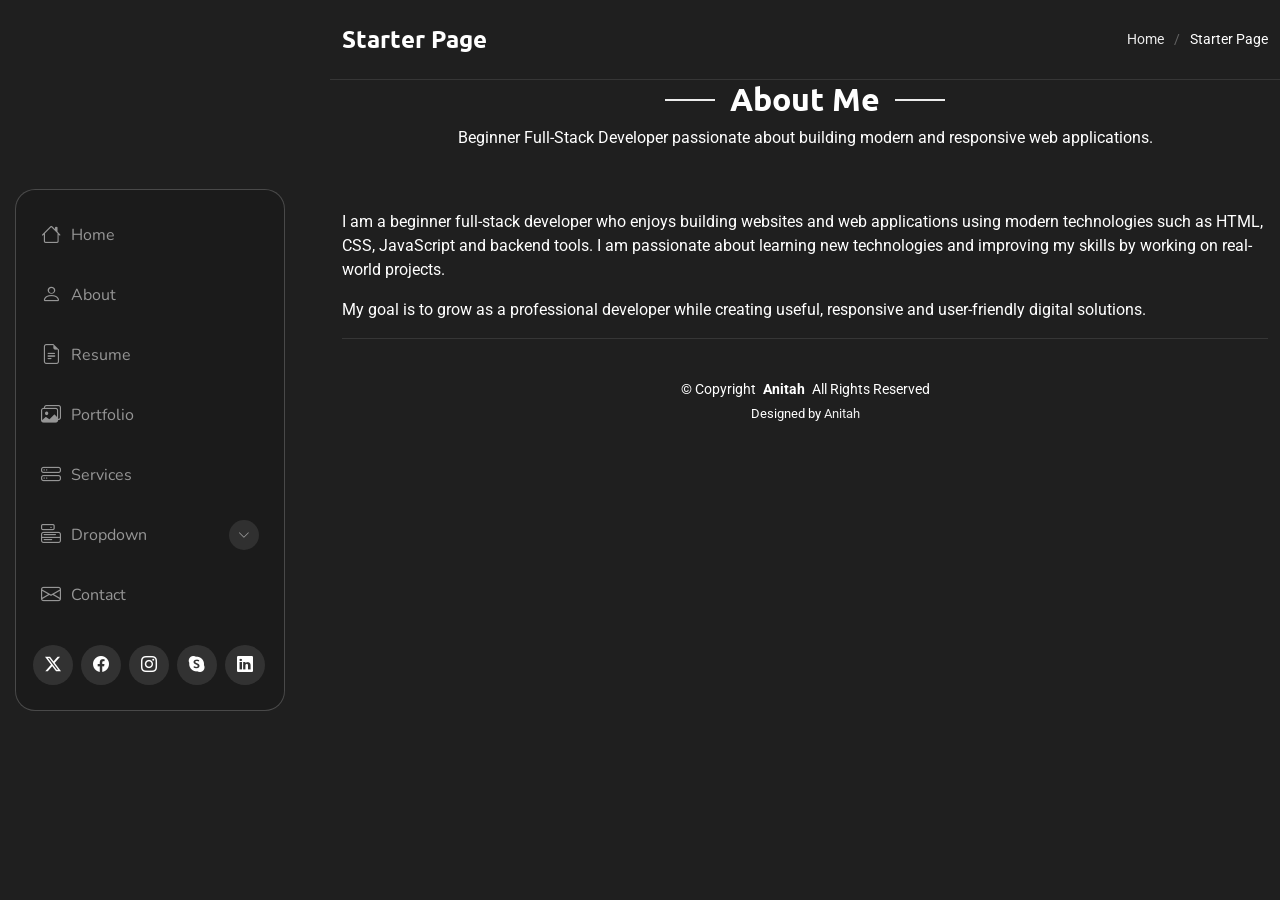
<file: starter-page.html>
<!DOCTYPE html>
<html lang="en">

<head>
  <meta charset="utf-8">
  <meta content="width=device-width, initial-scale=1.0" name="viewport">
  <title>Starter Page - SnapFolio Bootstrap Template</title>
  <meta name="description" content="">
  <meta name="keywords" content="">

  <!-- Favicons -->
  <link href="assets/img/image.png" rel="icon">
  <link href="assets/img/abc.png" rel="apple-touch-icon">

  <!-- Fonts -->
  <link href="https://fonts.googleapis.com" rel="preconnect">
  <link href="https://fonts.gstatic.com" rel="preconnect" crossorigin>
  <link href="https://fonts.googleapis.com/css2?family=Roboto:ital,wght@0,100;0,300;0,400;0,500;0,700;0,900;1,100;1,300;1,400;1,500;1,700;1,900&family=Ubuntu:ital,wght@0,300;0,400;0,500;0,700;1,300;1,400;1,500;1,700&family=Nunito:ital,wght@0,200;0,300;0,400;0,500;0,600;0,700;0,800;0,900;1,200;1,300;1,400;1,500;1,600;1,700;1,800;1,900&display=swap" rel="stylesheet">

  <!-- Vendor CSS Files -->
  <link href="assets/vendor/bootstrap/css/bootstrap.min.css" rel="stylesheet">
  <link href="assets/vendor/bootstrap-icons/bootstrap-icons.css" rel="stylesheet">
  <link href="assets/vendor/aos/aos.css" rel="stylesheet">
  <link href="assets/vendor/glightbox/css/glightbox.min.css" rel="stylesheet">
  <link href="assets/vendor/swiper/swiper-bundle.min.css" rel="stylesheet">

  <!-- Main CSS File -->
  <link href="assets/css/main.css" rel="stylesheet">

  <!-- =======================================================
  * Template Name: SnapFolio
  * Template URL: https://bootstrapmade.com/snapfolio-bootstrap-portfolio-template/
  * Updated: Jul 21 2025 with Bootstrap v5.3.7
  * Author: BootstrapMade.com
  * License: https://bootstrapmade.com/license/
  ======================================================== -->
</head>

<body class="starter-page-page">

  <header id="header" class="header dark-background d-flex flex-column justify-content-center">
    <i class="header-toggle d-xl-none bi bi-list"></i>

    <div class="header-container d-flex flex-column align-items-start">
      <nav id="navmenu" class="navmenu">
        <ul>
          <li><a href="#hero"><i class="bi bi-house navicon"></i>Home</a></li>
          <li><a href="#about"><i class="bi bi-person navicon"></i> About</a></li>
          <li><a href="#resume"><i class="bi bi-file-earmark-text navicon"></i> Resume</a></li>
          <li><a href="#portfolio"><i class="bi bi-images navicon"></i> Portfolio</a></li>
          <li><a href="#services"><i class="bi bi-hdd-stack navicon"></i> Services</a></li>
          <li class="dropdown"><a href="#"><i class="bi bi-menu-button navicon"></i> <span>Dropdown</span> <i class="bi bi-chevron-down toggle-dropdown"></i></a>
            <ul>
              <li><a href="#">Dropdown 1</a></li>
              <li class="dropdown"><a href="#"><span>Deep Dropdown</span> <i class="bi bi-chevron-down toggle-dropdown"></i></a>
                <ul>
                  <li><a href="#">Deep Dropdown 1</a></li>
                  <li><a href="#">Deep Dropdown 2</a></li>
                  <li><a href="#">Deep Dropdown 3</a></li>
                  <li><a href="#">Deep Dropdown 4</a></li>
                  <li><a href="#">Deep Dropdown 5</a></li>
                </ul>
              </li>
              <li><a href="#">Dropdown 2</a></li>
              <li><a href="#">Dropdown 3</a></li>
              <li><a href="#">Dropdown 4</a></li>
            </ul>
          </li>
          <li><a href="#contact"><i class="bi bi-envelope navicon"></i> Contact</a></li>
        </ul>
      </nav>

      <div class="social-links text-center">
        <a href="#" class="twitter"><i class="bi bi-twitter-x"></i></a>
        <a href="#" class="facebook"><i class="bi bi-facebook"></i></a>
        <a href="#" class="instagram"><i class="bi bi-instagram"></i></a>
        <a href="#" class="google-plus"><i class="bi bi-skype"></i></a>
        <a href="#" class="linkedin"><i class="bi bi-linkedin"></i></a>
      </div>

    </div>

  </header>

  <main class="main">

    <!-- Page Title -->
    <div class="page-title dark-background">
      <div class="container d-lg-flex justify-content-between align-items-center">
        <h1 class="mb-2 mb-lg-0">Starter Page</h1>
        <nav class="breadcrumbs">
          <ol>
            <li><a href="index.html">Home</a></li>
            <li class="current">Starter Page</li>
          </ol>
        </nav>
      </div>
    </div><!-- End Page Title -->
<!-- Section Title -->
<div class="container section-title" data-aos="fade-up">
  <h2>About Me</h2>
  <p>Beginner Full-Stack Developer passionate about building modern and responsive web applications.</p>
</div><!-- End Section Title -->

<div class="container" data-aos="fade-up">
  <p>
    I am a beginner full-stack developer who enjoys building websites and web applications
    using modern technologies such as HTML, CSS, JavaScript and backend tools.
    I am passionate about learning new technologies and improving my skills
    by working on real-world projects.
  </p>

  <p>
    My goal is to grow as a professional developer while creating useful,
    responsive and user-friendly digital solutions.
  </p>
</div>

</section><!-- /About Section -->

  </main>

  <footer id="footer" class="footer position-relative">

    <div class="container">
      <div class="copyright text-center ">
        <p>© <span>Copyright</span> <strong class="px-1 sitename">Anitah</strong> <span>All Rights Reserved</span></p>
      </div>
      <div class="credits">
        <!-- All the links in the footer should remain intact. -->
        <!-- You can delete the links only if you've purchased the pro version. -->
        <!-- Licensing information: https://bootstrapmade.com/license/ -->
        <!-- Purchase the pro version with working PHP/AJAX contact form: [buy-url] -->
        Designed by <a href="">Anitah</a> 
      </div>
    </div>

  </footer>

  <!-- Scroll Top -->
  <a href="#" id="scroll-top" class="scroll-top d-flex align-items-center justify-content-center"><i class="bi bi-arrow-up-short"></i></a>

  <!-- Preloader -->
  <div id="preloader"></div>

  <!-- Vendor JS Files -->
  <script src="assets/vendor/bootstrap/js/bootstrap.bundle.min.js"></script>
  <script src="assets/vendor/php-email-form/validate.js"></script>
  <script src="assets/vendor/aos/aos.js"></script>
  <script src="assets/vendor/typed.js/typed.umd.js"></script>
  <script src="assets/vendor/purecounter/purecounter_vanilla.js"></script>
  <script src="assets/vendor/waypoints/noframework.waypoints.js"></script>
  <script src="assets/vendor/isotope-layout/isotope.pkgd.min.js"></script>
  <script src="assets/vendor/imagesloaded/imagesloaded.pkgd.min.js"></script>
  <script src="assets/vendor/glightbox/js/glightbox.min.js"></script>
  <script src="assets/vendor/swiper/swiper-bundle.min.js"></script>

  <!-- Main JS File -->
  <script src="assets/js/main.js"></script>

</body>

</html>
</file>
<file: assets/css/main.css>
/**
* Template Name: SnapFolio
* Template URL: https://bootstrapmade.com/snapfolio-bootstrap-portfolio-template/
* Updated: Jul 21 2025 with Bootstrap v5.3.7
* Author: BootstrapMade.com
* License: https://bootstrapmade.com/license/
*/

/*--------------------------------------------------------------
# Font & Color Variables
# Help: https://bootstrapmade.com/color-system/
--------------------------------------------------------------*/
/* Fonts */
:root {
  --default-font: "Roboto",  system-ui, -apple-system, "Segoe UI", Roboto, "Helvetica Neue", Arial, "Noto Sans", "Liberation Sans", sans-serif, "Apple Color Emoji", "Segoe UI Emoji", "Segoe UI Symbol", "Noto Color Emoji";
  --heading-font: "Ubuntu",  sans-serif;
  --nav-font: "Nunito",  sans-serif;
}

/* Global Colors - The following color variables are used throughout the website. Updating them here will change the color scheme of the entire website */
:root { 
  --background-color: #1f1f1f; /* Background color for the entire website, including individual sections */
  --default-color: #ffffff; /* Default color used for the majority of the text content across the entire website */
  --heading-color: #ffffff; /* Color for headings, subheadings and title throughout the website */
  --accent-color: #ececec; /* Accent color that represents your brand on the website. It's used for buttons, links, and other elements that need to stand out */
  --surface-color: #232323; /* The surface color is used as a background of boxed elements within sections, such as cards, icon boxes, or other elements that require a visual separation from the global background. */
  --contrast-color: #310606; /* Contrast color for text, ensuring readability against backgrounds of accent, heading, or default colors. */
}

/* Nav Menu Colors - The following color variables are used specifically for the navigation menu. They are separate from the global colors to allow for more customization options */
:root {
  --nav-color: rgba(236, 236, 236, 0.59);  /* The default color of the main navmenu links */
  --nav-hover-color: #ffffff; /* Applied to main navmenu links when they are hovered over or active */
  --nav-mobile-background-color: #393939; /* Used as the background color for mobile navigation menu */
  --nav-dropdown-background-color: #393939; /* Used as the background color for dropdown items that appear when hovering over primary navigation items */
  --nav-dropdown-color: #ffffff; /* Used for navigation links of the dropdown items in the navigation menu. */
  --nav-dropdown-hover-color: #ececec; /* Similar to --nav-hover-color, this color is applied to dropdown navigation links when they are hovered over. */
}

/* Color Presets - These classes override global colors when applied to any section or element, providing reuse of the sam color scheme. */

.light-background {
  --background-color: #2c2c2c;
  --surface-color: #323232;
}

.dark-background {
  --background-color: #040b14;
  --default-color: #ffffff;
  --heading-color: #ffffff;
  --surface-color: #151f2b;
  --contrast-color: #ffffff;
}

/* Smooth scroll */
:root {
  scroll-behavior: smooth;
}

/*--------------------------------------------------------------
# General Styling & Shared Classes
--------------------------------------------------------------*/
body {
  color: var(--default-color);
  background-color: var(--background-color);
  font-family: var(--default-font);
}

a {
  color: var(--accent-color);
  text-decoration: none;
  transition: 0.3s;
}

a:hover {
  color: color-mix(in srgb, var(--accent-color), transparent 25%);
  text-decoration: none;
}

h1,
h2,
h3,
h4,
h5,
h6 {
  color: var(--heading-color);
  font-family: var(--heading-font);
}

/* PHP Email Form Messages
------------------------------*/
.php-email-form .error-message {
  display: none;
  background: #df1529;
  color: #ffffff;
  text-align: left;
  padding: 15px;
  margin-bottom: 24px;
  font-weight: 600;
}

.php-email-form .sent-message {
  display: none;
  color: #ffffff;
  background: #059652;
  text-align: center;
  padding: 15px;
  margin-bottom: 24px;
  font-weight: 600;
}

.php-email-form .loading {
  display: none;
  background: var(--surface-color);
  text-align: center;
  padding: 15px;
  margin-bottom: 24px;
}

.php-email-form .loading:before {
  content: "";
  display: inline-block;
  border-radius: 50%;
  width: 24px;
  height: 24px;
  margin: 0 10px -6px 0;
  border: 3px solid var(--accent-color);
  border-top-color: var(--surface-color);
  animation: php-email-form-loading 1s linear infinite;
}

@keyframes php-email-form-loading {
  0% {
    transform: rotate(0deg);
  }

  100% {
    transform: rotate(360deg);
  }
}

/*--------------------------------------------------------------
# Global Header
--------------------------------------------------------------*/
.header {
  --background-color: #1b1b1b;
  --contrast-color: #444444;
  color: var(--default-color);
  position: fixed;
  top: 0;
  left: 0;
  bottom: 0;
  padding: 0 15px;
  width: 300px;
  transition: all ease-in-out 0.3s;
  overflow-y: auto;
  z-index: 997;
}

.header .header-container {
  border-radius: 20px;
  padding: 15px;
  background-color: var(--background-color);
  border: 1px solid color-mix(in srgb, var(--default-color), transparent 80%);
}

.header .social-links {
  margin: 0 0 10px 0;
}

.header .social-links a {
  font-size: 16px;
  display: inline-flex;
  align-items: center;
  justify-content: center;
  background: color-mix(in srgb, var(--default-color), transparent 90%);
  color: var(--default-color);
  margin: 0 2px;
  border-radius: 50%;
  text-align: center;
  width: 40px;
  height: 40px;
  transition: 0.3s;
}

.header .social-links a:hover {
  color: var(--contrast-color);
  background: var(--accent-color);
}

@media (min-width: 1200px) {

  .header~main,
  .header~#footer {
    margin-left: 330px;
  }
}

@media (max-width: 1199px) {
  .header {
    left: -100%;
  }
}

.header.header-show {
  left: 0;
}

.header .header-toggle {
  color: var(--contrast-color);
  background-color: var(--accent-color);
  font-size: 22px;
  display: flex;
  align-items: center;
  justify-content: center;
  width: 40px;
  height: 40px;
  border-radius: 50%;
  cursor: pointer;
  position: fixed;
  top: 15px;
  right: 15px;
  z-index: 9999;
  transition: background-color 0.3s;
}

.header .header-toggle:hover {
  color: var(--contrast-color);
  background-color: color-mix(in srgb, var(--accent-color) 90%, white 15%);
}

/*--------------------------------------------------------------
# Navigation Menu
--------------------------------------------------------------*/
.mobile-nav-toggle {
  display: none;
}

.navmenu {
  padding: 0;
  z-index: 9997;
  width: 100%;
}

.navmenu ul {
  list-style: none;
  padding: 0 0 20px 0;
  margin: 0;
}

.navmenu a,
.navmenu a:focus {
  color: var(--nav-color);
  padding: 15px 10px;
  font-family: var(--nav-font);
  font-size: 16px;
  font-weight: 400;
  display: flex;
  align-items: center;
  white-space: nowrap;
  transition: 0.3s;
  width: 100%;
}

.navmenu a .navicon,
.navmenu a:focus .navicon {
  font-size: 20px;
  margin-right: 10px;
}

.navmenu a .toggle-dropdown,
.navmenu a:focus .toggle-dropdown {
  font-size: 12px;
  line-height: 0;
  margin-left: auto;
  width: 30px;
  height: 30px;
  display: flex;
  align-items: center;
  justify-content: center;
  border-radius: 50%;
  transition: 0.3s;
  flex-shrink: 0;
  background-color: color-mix(in srgb, var(--accent-color), transparent 90%);
}

.navmenu a .toggle-dropdown:hover,
.navmenu a:focus .toggle-dropdown:hover {
  background-color: var(--accent-color);
  color: var(--contrast-color);
}

.navmenu a:hover,
.navmenu .active,
.navmenu .active:focus {
  color: var(--nav-hover-color);
}

.navmenu a:hover .navicon,
.navmenu .active .navicon,
.navmenu .active:focus .navicon {
  color: var(--accent-color);
}

.navmenu .active .toggle-dropdown,
.navmenu .active:focus .toggle-dropdown {
  background-color: var(--accent-color);
  color: var(--contrast-color);
  transform: rotate(180deg);
}

.navmenu .dropdown {
  display: block;
}

.navmenu .dropdown a,
.navmenu .dropdown a:focus {
  color: --nav-dropdown-color;
}

.navmenu .dropdown a:hover,
.navmenu .dropdown .active,
.navmenu .dropdown .active:focus {
  color: var(--nav-dropdown-hover-color);
}

.navmenu .dropdown ul {
  position: static;
  display: none;
  z-index: 99;
  padding: 5px 10px;
  margin: 5px 10px;
  background-color: var(--nav-dropdown-background-color);
  border: 1px solid color-mix(in srgb, var(--default-color), transparent 90%);
  box-shadow: none;
  transition: all 0.5s ease-in-out;
}

.navmenu .dropdown ul ul {
  background-color: rgba(33, 37, 41, 0.1);
}

.navmenu .dropdown>.dropdown-active {
  display: block;
  background-color: rgba(33, 37, 41, 0.03);
}

/*--------------------------------------------------------------
# Global Footer
--------------------------------------------------------------*/
.footer {
  color: var(--default-color);
  background-color: var(--background-color);
  font-size: 14px;
  padding: 0 0 40px 0;
  position: relative;
}

.footer .copyright {
  padding-top: 40px;
  border-top: 1px solid color-mix(in srgb, var(--default-color), transparent 90%);
}

.footer .copyright p {
  margin-bottom: 0;
}

.footer .credits {
  margin-top: 4px;
  font-size: 13px;
  text-align: center;
}

/*--------------------------------------------------------------
# Preloader
--------------------------------------------------------------*/
#preloader {
  position: fixed;
  inset: 0;
  z-index: 999999;
  overflow: hidden;
  background: var(--background-color);
  transition: all 0.6s ease-out;
}

#preloader:before {
  content: "";
  position: fixed;
  top: calc(50% - 30px);
  left: calc(50% - 30px);
  border: 6px solid #ffffff;
  border-color: var(--accent-color) transparent var(--accent-color) transparent;
  border-radius: 50%;
  width: 60px;
  height: 60px;
  animation: animate-preloader 1.5s linear infinite;
}

@keyframes animate-preloader {
  0% {
    transform: rotate(0deg);
  }

  100% {
    transform: rotate(360deg);
  }
}

/*--------------------------------------------------------------
# Scroll Top Button
--------------------------------------------------------------*/
.scroll-top {
  position: fixed;
  visibility: hidden;
  opacity: 0;
  right: 15px;
  bottom: -15px;
  z-index: 99999;
  background-color: var(--accent-color);
  width: 44px;
  height: 44px;
  border-radius: 50px;
  transition: all 0.4s;
}

.scroll-top i {
  font-size: 24px;
  color: var(--contrast-color);
  line-height: 0;
}

.scroll-top:hover {
  background-color: color-mix(in srgb, var(--accent-color), transparent 20%);
  color: var(--contrast-color);
}

.scroll-top.active {
  visibility: visible;
  opacity: 1;
  bottom: 15px;
}

/*--------------------------------------------------------------
# Disable aos animation delay on mobile devices
--------------------------------------------------------------*/
@media screen and (max-width: 768px) {
  [data-aos-delay] {
    transition-delay: 0 !important;
  }
}

/*--------------------------------------------------------------
# Global Page Titles & Breadcrumbs
--------------------------------------------------------------*/
.page-title {
  color: var(--default-color);
  padding: 25px 0 0 0;
  position: relative;
}

.page-title .container {
  border-bottom: 1px solid color-mix(in srgb, var(--default-color), transparent 90%);
  padding-bottom: 25px;
}

.page-title h1 {
  font-size: 24px;
  font-weight: 700;
}

.page-title .breadcrumbs ol {
  display: flex;
  flex-wrap: wrap;
  list-style: none;
  padding: 0;
  margin: 0;
  font-size: 14px;
  font-weight: 400;
}

.page-title .breadcrumbs ol li+li {
  padding-left: 10px;
}

.page-title .breadcrumbs ol li+li::before {
  content: "/";
  display: inline-block;
  padding-right: 10px;
  color: color-mix(in srgb, var(--default-color), transparent 70%);
}

/*--------------------------------------------------------------
# Global Sections
--------------------------------------------------------------*/
section,
.section {
  color: var(--default-color);
  background-color: var(--background-color);
  padding: 60px 0;
  overflow: clip;
}

/*--------------------------------------------------------------
# Global Section Titles
--------------------------------------------------------------*/
.section-title {
  text-align: center;
  padding-bottom: 60px;
  position: relative;
}

.section-title h2 {
  font-size: 32px;
  font-weight: 700;
  position: relative;
}

.section-title h2:before,
.section-title h2:after {
  content: "";
  width: 50px;
  height: 2px;
  background: var(--accent-color);
  display: inline-block;
}

.section-title h2:before {
  margin: 0 15px 10px 0;
}

.section-title h2:after {
  margin: 0 0 10px 15px;
}

.section-title p {
  margin-bottom: 0;
}

/*--------------------------------------------------------------
# Hero Section
--------------------------------------------------------------*/
.hero {
  min-height: 100vh;
  position: relative;
  overflow: hidden;
  display: flex;
  align-items: center;
}

.hero .background-elements {
  position: absolute;
  top: 0;
  left: 0;
  width: 100%;
  height: 100%;
  z-index: 1;
  overflow: hidden;
}

.hero .background-elements .bg-circle {
  position: absolute;
  border-radius: 50%;
  background: linear-gradient(45deg, color-mix(in srgb, var(--accent-color), transparent 90%), color-mix(in srgb, var(--accent-color), transparent 95%));
  animation: float 6s ease-in-out infinite;
}

.hero .background-elements .bg-circle.circle-1 {
  width: 300px;
  height: 300px;
  top: 10%;
  right: 10%;
  animation-delay: 0s;
}

.hero .background-elements .bg-circle.circle-2 {
  width: 200px;
  height: 200px;
  bottom: 20%;
  left: 5%;
  animation-delay: 2s;
}

.hero .hero-content {
  position: relative;
  width: 100%;
  z-index: 2;
}

.hero .container {
  position: relative;
  z-index: 3;
}

.hero .hero-text h1 {
  font-size: 72px;
  font-weight: 800;
  line-height: 1.1;
  margin-bottom: 15px;
  color: var(--heading-color);
}

.hero .hero-text h1 .accent-text {
  color: var(--accent-color);
  position: relative;
}

.hero .hero-text h1 .accent-text::after {
  content: "";
  position: absolute;
  bottom: -5px;
  left: 0;
  width: 100%;
  height: 3px;
  background: linear-gradient(90deg, var(--accent-color), color-mix(in srgb, var(--accent-color), transparent 50%));
}

.hero .hero-text h2 {
  font-size: 32px;
  font-weight: 600;
  color: var(--heading-color);
  margin-bottom: 10px;
}

.hero .hero-text .lead {
  font-size: 24px;
  margin-bottom: 20px;
  color: var(--default-color);
}

.hero .hero-text .lead span {
  color: var(--accent-color);
  font-weight: 600;
  border-bottom: 2px solid var(--accent-color);
  padding-bottom: 2px;
}

.hero .hero-text .description {
  font-size: 18px;
  line-height: 1.6;
  color: color-mix(in srgb, var(--default-color), transparent 20%);
  margin-bottom: 40px;
  max-width: 500px;
}

.hero .hero-actions {
  display: flex;
  gap: 20px;
  margin-bottom: 40px;
  flex-wrap: wrap;
}

.hero .hero-actions .btn {
  padding: 14px 30px;
  font-size: 16px;
  font-weight: 600;
  border-radius: 50px;
  text-decoration: none;
  transition: all 0.3s ease;
  border: 2px solid;
}

.hero .hero-actions .btn.btn-primary {
  background-color: var(--accent-color);
  color: var(--contrast-color);
  border-color: var(--accent-color);
}

.hero .hero-actions .btn.btn-primary:hover {
  background-color: color-mix(in srgb, var(--accent-color), black 10%);
  transform: translateY(-2px);
  box-shadow: 0 8px 25px color-mix(in srgb, var(--accent-color), transparent 70%);
}

.hero .hero-actions .btn.btn-outline {
  background-color: transparent;
  color: var(--accent-color);
  border-color: var(--accent-color);
}

.hero .hero-actions .btn.btn-outline:hover {
  background-color: var(--accent-color);
  color: var(--contrast-color);
  transform: translateY(-2px);
}

.hero .social-links {
  display: flex;
  gap: 20px;
}

.hero .social-links a {
  width: 50px;
  height: 50px;
  display: flex;
  align-items: center;
  justify-content: center;
  background-color: var(--surface-color);
  color: color-mix(in srgb, var(--default-color), transparent 40%);
  border-radius: 50%;
  font-size: 20px;
  transition: all 0.3s ease;
}

.hero .social-links a:hover {
  color: var(--contrast-color);
  background-color: var(--accent-color);
  transform: translateY(-3px);
  box-shadow: 0 8px 25px color-mix(in srgb, var(--accent-color), transparent 70%);
}

.hero .hero-visual {
  display: flex;
  justify-content: center;
  align-items: center;
  height: 100%;
}

.hero .hero-visual .profile-container {
  position: relative;
  width: 400px;
  height: 400px;
}

.hero .hero-visual .profile-container .profile-background {
  position: absolute;
  top: 15px;
  left: 15px;
  width: 100%;
  height: 100%;
  background: color-mix(in srgb, var(--accent-color), transparent 90%);
  border-radius: 30px;
  z-index: 1;
}

.hero .hero-visual .profile-container .profile-image {
  position: relative;
  width: 100%;
  height: 100%;
  object-fit: cover;
  border-radius: 30px;
  z-index: 2;
}

@keyframes float {

  0%,
  100% {
    transform: translateY(0px);
  }

  50% {
    transform: translateY(-20px);
  }
}

@keyframes floatIcon {

  0%,
  100% {
    transform: translateY(0px) rotate(0deg);
  }

  50% {
    transform: translateY(-10px) rotate(5deg);
  }
}

@media (max-width: 992px) {
  .hero .hero-text {
    text-align: center;
    margin-bottom: 50px;
  }

  .hero .hero-text h1 {
    font-size: 56px;
  }

  .hero .hero-text h2 {
    font-size: 28px;
  }

  .hero .hero-text .lead {
    font-size: 20px;
  }

  .hero .hero-visual .profile-container {
    width: 350px;
    height: 350px;
  }
}

@media (max-width: 768px) {
  .hero .hero-text h1 {
    font-size: 42px;
  }

  .hero .hero-text h2 {
    font-size: 24px;
  }

  .hero .hero-text .lead {
    font-size: 18px;
  }

  .hero .hero-text .description {
    font-size: 16px;
  }

  .hero .hero-actions {
    justify-content: center;
  }

  .hero .hero-actions .btn {
    padding: 12px 25px;
    font-size: 14px;
  }

  .hero .hero-visual .profile-container {
    width: 300px;
    height: 300px;
  }

  .hero .background-elements .bg-circle.circle-1 {
    width: 200px;
    height: 200px;
  }

  .hero .background-elements .bg-circle.circle-2 {
    width: 150px;
    height: 150px;
  }

  .hero .background-elements .bg-circle.circle-3 {
    width: 100px;
    height: 100px;
  }
}

/*--------------------------------------------------------------
# About Section
--------------------------------------------------------------*/
.about .profile-card {
  background: linear-gradient(135deg, var(--surface-color) 0%, color-mix(in srgb, var(--surface-color), var(--accent-color) 5%) 100%);
  border-radius: 2rem;
  padding: 2.5rem;
  text-align: center;
  box-shadow: 0 20px 40px rgba(0, 0, 0, 0.08);
  border: 1px solid color-mix(in srgb, var(--accent-color), transparent 90%);
  position: relative;
  overflow: hidden;
}

.about .profile-card::before {
  content: "";
  position: absolute;
  top: 0;
  left: 0;
  right: 0;
  height: 4px;
  background: linear-gradient(90deg, var(--accent-color), color-mix(in srgb, var(--accent-color), var(--heading-color) 30%));
}

@media (max-width: 991px) {
  .about .profile-card {
    margin-bottom: 3rem;
  }
}

.about .profile-header {
  position: relative;
  margin-bottom: 2rem;
}

.about .profile-header .profile-image {
  width: 160px;
  height: 160px;
  margin: 0 auto 1.5rem;
  border-radius: 50%;
  overflow: hidden;
  border: 4px solid var(--accent-color);
  box-shadow: 0 10px 30px rgba(0, 0, 0, 0.15);
}

.about .profile-header .profile-image img {
  width: 100%;
  height: 100%;
  object-fit: cover;
}

.about .profile-header .profile-badge {
  position: absolute;
  bottom: 20px;
  right: calc(50% - 65px);
  width: 32px;
  height: 32px;
  background-color: var(--accent-color);
  border-radius: 50%;
  display: flex;
  align-items: center;
  justify-content: center;
  border: 3px solid var(--surface-color);
}

.about .profile-header .profile-badge i {
  color: var(--contrast-color);
  font-size: 14px;
}

.about .profile-content h3 {
  font-size: 1.5rem;
  font-weight: 700;
  margin-bottom: 0.5rem;
  color: var(--heading-color);
}

.about .profile-content .profession {
  color: var(--accent-color);
  font-weight: 500;
  margin-bottom: 2rem;
}

.about .contact-links {
  display: flex;
  flex-direction: column;
  gap: 1rem;
}

.about .contact-links .contact-item {
  display: flex;
  align-items: center;
  gap: 0.75rem;
  padding: 0.75rem 1rem;
  background-color: color-mix(in srgb, var(--surface-color), var(--background-color) 50%);
  border-radius: 0.75rem;
  text-decoration: none;
  color: var(--default-color);
  transition: all 0.3s;
  border: 1px solid color-mix(in srgb, var(--default-color), transparent 90%);
}

.about .contact-links .contact-item:hover {
  background-color: var(--accent-color);
  color: var(--contrast-color);
  transform: translateY(-2px);
  box-shadow: 0 5px 20px color-mix(in srgb, var(--accent-color), transparent 70%);
}

.about .contact-links .contact-item i {
  font-size: 1rem;
  width: 18px;
}

.about .about-content {
  padding-left: 3rem;
}

@media (max-width: 991px) {
  .about .about-content {
    padding-left: 0;
  }
}

.about .about-content .section-header {
  margin-bottom: 2rem;
}

.about .about-content .section-header .badge-text {
  display: inline-block;
  background: linear-gradient(135deg, var(--accent-color), color-mix(in srgb, var(--accent-color), var(--heading-color) 20%));
  color: var(--contrast-color);
  padding: 0.5rem 1.5rem;
  border-radius: 2rem;
  font-size: 0.875rem;
  font-weight: 600;
  letter-spacing: 0.5px;
  margin-bottom: 1.5rem;
}

.about .about-content .section-header h2 {
  font-size: 2.25rem;
  font-weight: 700;
  line-height: 1.3;
  margin: 0;
}

@media (max-width: 768px) {
  .about .about-content .section-header h2 {
    font-size: 1.875rem;
  }
}

.about .about-content .description {
  margin-bottom: 2.5rem;
}

.about .about-content .description p {
  font-size: 1.1rem;
  line-height: 1.7;
  color: color-mix(in srgb, var(--default-color), transparent 20%);
  margin-bottom: 1.5rem;
}

.about .about-content .description p:last-child {
  margin-bottom: 0;
}

.about .stats-grid {
  display: grid;
  grid-template-columns: repeat(3, 1fr);
  gap: 2rem;
  margin-bottom: 2.5rem;
  padding: 2rem;
  background-color: var(--surface-color);
  border-radius: 1.5rem;
  box-shadow: 0 10px 30px rgba(0, 0, 0, 0.05);
}

@media (max-width: 768px) {
  .about .stats-grid {
    grid-template-columns: 1fr;
    gap: 1.5rem;
    text-align: center;
  }
}

.about .stats-grid .stat-item {
  text-align: center;
}

.about .stats-grid .stat-item .stat-number {
  font-size: 2rem;
  font-weight: 700;
  color: var(--accent-color);
  display: block;
  margin-bottom: 0.5rem;
}

.about .stats-grid .stat-item .stat-label {
  font-size: 0.875rem;
  color: color-mix(in srgb, var(--default-color), transparent 40%);
  font-weight: 500;
}

.about .details-grid {
  margin-bottom: 2.5rem;
}

.about .details-grid .detail-row {
  display: grid;
  grid-template-columns: 1fr 1fr;
  gap: 2rem;
  margin-bottom: 1.5rem;
}

@media (max-width: 768px) {
  .about .details-grid .detail-row {
    grid-template-columns: 1fr;
    gap: 1rem;
  }
}

.about .details-grid .detail-row:last-child {
  margin-bottom: 0;
}

.about .details-grid .detail-item .detail-label {
  display: block;
  font-size: 0.875rem;
  color: color-mix(in srgb, var(--default-color), transparent 50%);
  margin-bottom: 0.5rem;
  font-weight: 500;
}

.about .details-grid .detail-item .detail-value {
  display: block;
  font-weight: 600;
  color: var(--heading-color);
  font-size: 1rem;
}

.about .cta-section {
  display: flex;
  gap: 1rem;
  flex-wrap: wrap;
}

.about .cta-section .btn {
  padding: 0.875rem 2rem;
  border-radius: 0.75rem;
  font-weight: 600;
  text-decoration: none;
  transition: all 0.3s;
  display: inline-flex;
  align-items: center;
  gap: 0.5rem;
  border: 2px solid transparent;
}

.about .cta-section .btn.btn-primary {
  background-color: var(--accent-color);
  color: var(--contrast-color);
}

.about .cta-section .btn.btn-primary:hover {
  background-color: color-mix(in srgb, var(--accent-color), black 15%);
  transform: translateY(-2px);
  box-shadow: 0 10px 30px color-mix(in srgb, var(--accent-color), transparent 60%);
}

.about .cta-section .btn.btn-outline {
  background-color: transparent;
  color: var(--default-color);
  border-color: color-mix(in srgb, var(--default-color), transparent 70%);
}

.about .cta-section .btn.btn-outline:hover {
  border-color: var(--accent-color);
  transform: translateY(-2px);
}

/*--------------------------------------------------------------
# Stats Section
--------------------------------------------------------------*/
.stats .stats-wrapper {
  display: grid;
  grid-template-columns: repeat(4, 1fr);
  gap: 20px;
}

@media (max-width: 992px) {
  .stats .stats-wrapper {
    grid-template-columns: repeat(2, 1fr);
  }
}

@media (max-width: 576px) {
  .stats .stats-wrapper {
    grid-template-columns: 1fr;
  }
}

.stats .stats-item {
  background: linear-gradient(135deg, color-mix(in srgb, var(--surface-color), transparent 5%), var(--surface-color));
  border-radius: 15px;
  padding: 40px 20px;
  text-align: center;
  position: relative;
  transition: transform 0.3s ease, box-shadow 0.3s ease;
  box-shadow: 0 10px 30px rgba(0, 0, 0, 0.05);
  overflow: hidden;
}

.stats .stats-item:hover {
  transform: translateY(-10px);
  box-shadow: 0 15px 35px rgba(0, 0, 0, 0.1);
}

.stats .stats-item:hover .icon-wrapper {
  transform: scale(1.1);
}

.stats .stats-item:nth-child(1) .icon-wrapper {
  background-color: color-mix(in srgb, var(--accent-color), transparent 85%);
}

.stats .stats-item:nth-child(1) .icon-wrapper i {
  color: color-mix(in srgb, var(--accent-color), transparent 10%);
}

.stats .stats-item:nth-child(2) .icon-wrapper {
  background-color: color-mix(in srgb, #ff7e00, transparent 85%);
}

.stats .stats-item:nth-child(2) .icon-wrapper i {
  color: color-mix(in srgb, #ff7e00, transparent 10%);
}

.stats .stats-item:nth-child(3) .icon-wrapper {
  background-color: color-mix(in srgb, #00c875, transparent 85%);
}

.stats .stats-item:nth-child(3) .icon-wrapper i {
  color: color-mix(in srgb, #00c875, transparent 10%);
}

.stats .stats-item:nth-child(4) .icon-wrapper {
  background-color: color-mix(in srgb, #e83e8c, transparent 85%);
}

.stats .stats-item:nth-child(4) .icon-wrapper i {
  color: color-mix(in srgb, #e83e8c, transparent 10%);
}

.stats .stats-item .icon-wrapper {
  width: 80px;
  height: 80px;
  border-radius: 50%;
  display: flex;
  align-items: center;
  justify-content: center;
  margin: 0 auto 20px;
  transition: transform 0.3s ease;
}

.stats .stats-item .icon-wrapper i {
  font-size: 36px;
}

.stats .stats-item span {
  display: block;
  font-size: 48px;
  font-weight: 700;
  color: var(--heading-color);
  margin-bottom: 10px;
  line-height: 1;
  font-family: var(--heading-font);
}

.stats .stats-item p {
  color: var(--default-color);
  font-size: 18px;
  margin: 0;
  font-weight: 500;
  font-family: var(--heading-font);
  opacity: 0.8;
}

/*--------------------------------------------------------------
# Skills Section
--------------------------------------------------------------*/
.skills .skills-category {
  background-color: var(--surface-color);
  padding: 30px;
  border-radius: 8px;
  box-shadow: 0 0 20px rgba(0, 0, 0, 0.05);
  height: 100%;
  transition: transform 0.3s;
}

.skills .skills-category:hover {
  transform: translateY(-5px);
}

.skills .skills-category h3 {
  font-size: 24px;
  margin-bottom: 25px;
  position: relative;
  padding-bottom: 15px;
}

.skills .skills-category h3:after {
  content: "";
  position: absolute;
  bottom: 0;
  left: 0;
  width: 50px;
  height: 2px;
  background-color: var(--accent-color);
}

.skills .skill-item {
  margin-bottom: 25px;
}

.skills .skill-item:last-child {
  margin-bottom: 0;
}

.skills .skill-item h4 {
  font-size: 16px;
  margin-bottom: 8px;
}

.skills .skill-item .skill-percentage {
  font-size: 14px;
  color: color-mix(in srgb, var(--heading-color), transparent 30%);
}

.skills .skill-item .progress {
  height: 8px;
  background-color: color-mix(in srgb, var(--accent-color), transparent 90%);
  border-radius: 20px;
  overflow: hidden;
  position: relative;
}

.skills .skill-item .progress .progress-bar {
  background-color: var(--accent-color);
  transition: width 1.5s ease-in-out;
  width: 0;
  height: 100%;
  border-radius: 20px;
}

.skills .skill-item .skill-tooltip {
  font-size: 14px;
  color: color-mix(in srgb, var(--default-color), transparent 30%);
  margin-top: 8px;
  opacity: 0;
  transform: translateY(-5px);
  transition: all 0.3s;
}

.skills .skill-item:hover .skill-tooltip {
  opacity: 1;
  transform: translateY(0);
}

.skills .skill-box {
  background-color: var(--surface-color);
  padding: 25px 20px;
  border-radius: 8px;
  text-align: center;
  transition: all 0.3s;
  height: 100%;
  position: relative;
  overflow: hidden;
  box-shadow: 0 0 15px rgba(0, 0, 0, 0.05);
}

.skills .skill-box:hover {
  transform: translateY(-5px);
}

.skills .skill-box:hover i {
  color: var(--accent-color);
  transform: scale(1.1);
}

.skills .skill-box:hover .skill-tooltip {
  opacity: 1;
  transform: translateY(0);
}

.skills .skill-box i {
  font-size: 36px;
  color: color-mix(in srgb, var(--accent-color), transparent 20%);
  margin-bottom: 15px;
  display: inline-block;
  transition: all 0.3s;
}

.skills .skill-box h4 {
  font-size: 18px;
  margin-bottom: 10px;
}

.skills .skill-box .skill-tooltip {
  font-size: 14px;
  color: color-mix(in srgb, var(--default-color), transparent 30%);
  opacity: 0;
  transform: translateY(5px);
  transition: all 0.3s;
}

@media (max-width: 991.98px) {
  .skills .skills-category {
    margin-bottom: 30px;
  }

  .skills .skills-category:last-child {
    margin-bottom: 0;
  }
}

@media (max-width: 767.98px) {
  .skills .skill-box {
    margin-bottom: 20px;
  }

  .skills .skill-box:last-child {
    margin-bottom: 0;
  }
}

/*--------------------------------------------------------------
# Resume Section
--------------------------------------------------------------*/
.resume .resume-side {
  background-color: var(--surface-color);
  padding: 2rem;
  border-radius: 10px;
  box-shadow: 0 0 20px rgba(0, 0, 0, 0.1);
  height: 100%;
}

.resume .resume-side .profile-img {
  text-align: center;
}

.resume .resume-side .profile-img img {
  width: 200px;
  height: 200px;
  object-fit: cover;
  border: 5px solid color-mix(in srgb, var(--accent-color), transparent 85%);
  border-radius: 50%;
}

.resume .resume-side h3 {
  font-size: 1.5rem;
  margin-bottom: 1rem;
  color: var(--heading-color);
  font-weight: 600;
}

.resume .resume-side .contact-info li {
  margin-bottom: 1rem;
  color: var(--default-color);
}

.resume .resume-side .contact-info li i {
  width: 25px;
  color: var(--accent-color);
  margin-right: 0.5rem;
}

.resume .resume-side .skill-item {
  margin-bottom: 1.5rem;
}

.resume .resume-side .skill-item span {
  font-size: 0.9rem;
  color: var(--default-color);
}

.resume .resume-side .skill-item .progress {
  height: 8px;
  background-color: color-mix(in srgb, var(--accent-color), transparent 90%);
  border-radius: 4px;
  margin-top: 0.5rem;
}

.resume .resume-side .skill-item .progress .progress-bar {
  background-color: var(--accent-color);
  width: 0;
  transition: width 1s ease;
}

.resume .resume-section {
  margin-bottom: 3rem;
}

.resume .resume-section h3 {
  font-size: 1.75rem;
  margin-bottom: 1.5rem;
  color: var(--heading-color);
  font-weight: 600;
}

.resume .resume-section h3 i {
  color: var(--accent-color);
}

.resume .resume-section .resume-item {
  padding-left: 1.5rem;
  border-left: 2px solid color-mix(in srgb, var(--accent-color), transparent 80%);
  margin-bottom: 2rem;
  position: relative;
}

.resume .resume-section .resume-item:before {
  content: "";
  position: absolute;
  width: 16px;
  height: 16px;
  border-radius: 50%;
  left: -9px;
  top: 0;
  background: var(--accent-color);
}

.resume .resume-section .resume-item h4 {
  font-size: 1.2rem;
  margin-bottom: 0.5rem;
  color: var(--heading-color);
  font-weight: 600;
}

.resume .resume-section .resume-item h5 {
  font-size: 1rem;
  margin-bottom: 0.5rem;
  color: var(--accent-color);
}

.resume .resume-section .resume-item .company {
  font-size: 0.95rem;
  margin-bottom: 1rem;
  color: var(--heading-color);
}

.resume .resume-section .resume-item .company i {
  margin-right: 0.5rem;
}

.resume .resume-section .resume-item ul {
  padding-left: 1.2rem;
}

.resume .resume-section .resume-item ul li {
  margin-bottom: 0.5rem;
  color: var(--default-color);
}

.resume .resume-section .resume-item p {
  color: var(--default-color);
  margin-bottom: 0;
}

@media (max-width: 991.98px) {
  .resume .resume-side {
    margin-bottom: 2rem;
  }
}

/*--------------------------------------------------------------
# Portfolio Section
--------------------------------------------------------------*/
/* ===== PORTFOLIO CSS ===== */
.port-layout {
  display: grid;
  grid-template-columns: 180px 1fr;
  gap: 2rem;
  align-items: start;
  max-width: 1100px;
  margin: 0 auto;
  padding: 0 1.5rem;
}

.filters {
  display: flex;
  flex-direction: column;
  gap: 6px;
  position: sticky;
  top: 1rem;
}

.filter-btn {
  background: transparent;
  border: 1px solid #ddd;
  border-radius: 8px;
  padding: 8px 14px;
  font-size: 13px;
  font-family: 'DM Sans', sans-serif;
  color: #666;
  cursor: pointer;
  text-align: left;
  transition: all 0.2s;
}

.filter-btn:hover,
.filter-btn.active {
  background: #f5f5f5;
  color: #111;
  border-color: #aaa;
  font-weight: 500;
}

.projects-grid {
  display: grid;
  grid-template-columns: repeat(auto-fill, minmax(260px, 1fr));
  gap: 1.25rem;
}

.project-card {
  background: #fff;
  border: 1px solid #eee;
  border-radius: 12px;
  overflow: hidden;
  transition: transform 0.2s, border-color 0.2s;
}

.project-card:hover {
  transform: translateY(-3px);
  border-color: #ccc;
}

.project-card.hidden { display: none; }

.card-img {
  width: 100%;
  aspect-ratio: 16 / 10;
  position: relative;
  overflow: hidden;
  display: flex;
  align-items: center;
  justify-content: center;
}

.card-img img {
  width: 100%;
  height: 100%;
  object-fit: cover;
}

.img-overlay {
  position: absolute;
  inset: 0;
  background: rgba(0, 0, 0, 0.45);
  display: flex;
  align-items: center;
  justify-content: center;
  gap: 12px;
  opacity: 0;
  transition: opacity 0.2s;
}

.project-card:hover .img-overlay { opacity: 1; }

.overlay-btn {
  width: 38px;
  height: 38px;
  border-radius: 50%;
  background: white;
  color: #111;
  display: flex;
  align-items: center;
  justify-content: center;
  text-decoration: none;
  font-weight: 500;
  font-size: 14px;
  transition: transform 0.15s;
}

.overlay-btn:hover { transform: scale(1.1); }

.card-body { padding: 1rem; }

.badge {
  display: inline-block;
  font-size: 11px;
  font-weight: 500;
  padding: 3px 9px;
  border-radius: 6px;
  margin-bottom: 8px;
}

.badge-frontend  { background: #EAF3DE; color: #3B6D11; }
.badge-fullstack { background: #E6F1FB; color: #185FA5; }
.badge-webapp    { background: #EEEDFE; color: #534AB7; }

.card-title { font-size: 15px; font-weight: 500; color: #111; margin-bottom: 4px; }
.card-desc  { font-size: 13px; color: #666; line-height: 1.5; }

.card-links { display: flex; gap: 8px; margin-top: 12px; }

.card-link {
  font-size: 12px;
  font-weight: 500;
  color: #555;
  text-decoration: none;
  border: 1px solid #ddd;
  border-radius: 6px;
  padding: 5px 10px;
  transition: all 0.2s;
}

.card-link:hover {
  background: #f5f5f5;
  color: #111;
  border-color: #aaa;
}

@media (max-width: 600px) {
  .port-layout { grid-template-columns: 1fr; }
  .filters { flex-direction: row; flex-wrap: wrap; position: static; }
}

/*--------------------------------------------------------------
# Services Section
--------------------------------------------------------------*/
.services .service-header {
  margin-bottom: 60px;
}

.services .service-header .service-intro .service-heading {
  font-size: 48px;
  margin-bottom: 0;
  font-weight: 700;
  line-height: 1.2;
  color: var(--heading-color);
}

.services .service-header .service-intro .service-heading div {
  display: block;
  position: relative;
}

.services .service-header .service-intro .service-heading span {
  display: block;
  color: var(--accent-color);
}

@media (max-width: 992px) {
  .services .service-header .service-intro .service-heading {
    font-size: 36px;
  }
}

@media (max-width: 768px) {
  .services .service-header .service-intro .service-heading {
    font-size: 30px;
    margin-bottom: 20px;
  }
}

.services .service-header .service-summary p {
  margin-bottom: 25px;
  color: var(--default-color);
}

.services .service-header .service-summary .service-btn {
  display: inline-flex;
  align-items: center;
  padding: 12px 30px;
  background-color: var(--accent-color);
  color: var(--contrast-color);
  border-radius: 4px;
  font-weight: 500;
  transition: all 0.3s ease;
}

.services .service-header .service-summary .service-btn i {
  margin-left: 10px;
  transition: transform 0.3s ease;
}

.services .service-header .service-summary .service-btn:hover {
  background-color: color-mix(in srgb, var(--accent-color), transparent 15%);
  color: var(--contrast-color);
}

.services .service-header .service-summary .service-btn:hover i {
  transform: translateX(5px);
}

@media (max-width: 992px) {
  .services .service-header .service-summary {
    margin-top: 30px;
  }
}

.services .service-card {
  padding: 40px 40px 40px 40px;
  margin-bottom: 30px;
  border: 2px solid color-mix(in srgb, var(--accent-color), transparent 90%);
  transition: all 0.3s ease;
}

.services .service-card .service-icon {
  margin-bottom: 25px;
  background-color: color-mix(in srgb, var(--accent-color), transparent 90%);
  display: inline-flex;
  align-items: center;
  justify-content: center;
  border-radius: 10px;
  width: 64px;
  height: 64px;
}

.services .service-card .service-icon i {
  font-size: 32px;
  color: var(--accent-color);
  transition: all 0.3s ease;
}

.services .service-card h3 {
  font-size: 28px;
  margin-bottom: 15px;
  font-weight: 700;
}

.services .service-card h3 a {
  color: var(--heading-color);
  transition: color 0.3s ease;
}

.services .service-card h3 a span {
  display: block;
}

.services .service-card h3 a:hover {
  color: var(--accent-color);
}

.services .service-card p {
  color: var(--default-color);
  transition: color 0.3s ease;
  margin-bottom: 0;
}

.services .service-card .card-action {
  position: absolute;
  top: 0;
  right: 0;
  width: 80px;
  height: 80px;
  display: flex;
  align-items: center;
  justify-content: center;
  background-color: var(--accent-color);
  opacity: 0;
  visibility: hidden;
  transform: translateY(20px);
  transition: all 0.3s ease;
}

.services .service-card .card-action i {
  font-size: 24px;
  color: var(--contrast-color);
  transition: transform 0.3s ease;
}

.services .service-card .card-action:hover i {
  transform: rotate(45deg);
}

.services .service-card::before {
  content: "";
  position: absolute;
  top: 0;
  left: 0;
  right: 0;
  bottom: 0;
  background-color: var(--surface-color);
  clip-path: polygon(70% 0, 100% 30%, 100% 100%, 0 100%, 0 0);
  z-index: -1;
  opacity: 0;
  visibility: hidden;
  transition: all 0.3s ease;
}

.services .service-card:hover {
  border-color: transparent;
}

.services .service-card:hover::before {
  opacity: 1;
  visibility: visible;
  background-color: color-mix(in srgb, var(--accent-color), transparent 90%);
}

.services .service-card:hover h3 a {
  color: var(--accent-color);
}

.services .service-card:hover h3 a:hover {
  color: var(--accent-color);
}

.services .service-card:hover p {
  color: color-mix(in srgb, var(--default-color), transparent 20%);
}

.services .service-card:hover .card-action {
  opacity: 1;
  visibility: visible;
  transform: translateY(0);
}

.services .service-card:hover .service-icon i {
  transform: scale(1.1);
}

@media (max-width: 768px) {
  .services .service-card {
    padding: 150px 25px 25px;
  }

  .services .service-card h3 {
    font-size: 24px;
  }

  .services .service-card .service-icon {
    position: absolute;
    top: 40px;
    left: 25px;
  }
}

@media (max-width: 768px) {
  .services {
    padding: 70px 0 50px;
  }
}

/*--------------------------------------------------------------
# Testimonials Section
--------------------------------------------------------------*/
.testimonials .testimonial-masonry {
  display: grid;
  grid-template-columns: repeat(3, 1fr);
  gap: 2rem;
  position: relative;
}

.testimonials .testimonial-masonry::before {
  content: "";
  position: absolute;
  width: 100%;
  height: 100%;
  background: radial-gradient(circle at center, color-mix(in srgb, var(--accent-color), transparent 95%), transparent);
  opacity: 0.5;
  z-index: -1;
}

.testimonials .testimonial-item:nth-child(3n-1) {
  margin-top: 3rem;
}

.testimonials .testimonial-item:nth-child(3n) {
  margin-top: 1.5rem;
}

.testimonials .testimonial-item.highlight .testimonial-content {
  background-color: color-mix(in srgb, var(--accent-color), transparent 92%);
  border: 1px solid color-mix(in srgb, var(--accent-color), transparent 70%);
}

.testimonials .testimonial-item.highlight .testimonial-content .quote-pattern {
  background-color: color-mix(in srgb, var(--accent-color), transparent 85%);
}

.testimonials .testimonial-item.highlight .testimonial-content .quote-pattern i {
  color: var(--accent-color);
}

.testimonials .testimonial-content {
  background-color: var(--surface-color);
  border-radius: 20px;
  padding: 2rem;
  position: relative;
  transition: all 0.3s ease;
  border: 1px solid color-mix(in srgb, var(--default-color), transparent 92%);
}

.testimonials .testimonial-content:hover {
  transform: translateY(-5px);
}

.testimonials .testimonial-content p {
  font-size: 1rem;
  line-height: 1.7;
  margin: 1.5rem 0;
  position: relative;
}

.testimonials .quote-pattern {
  position: absolute;
  top: -1.25rem;
  left: 2rem;
  width: 2.5rem;
  height: 2.5rem;
  background-color: var(--surface-color);
  border-radius: 50%;
  display: flex;
  align-items: center;
  justify-content: center;
  border: 1px solid color-mix(in srgb, var(--default-color), transparent 92%);
}

.testimonials .quote-pattern i {
  font-size: 1.25rem;
  color: var(--accent-color);
}

.testimonials .client-info {
  display: flex;
  align-items: center;
  gap: 1rem;
  margin-top: 1.5rem;
  padding-top: 1.5rem;
  border-top: 1px solid color-mix(in srgb, var(--default-color), transparent 92%);
}

.testimonials .client-image {
  width: 50px;
  height: 50px;
  border-radius: 50%;
  overflow: hidden;
  flex-shrink: 0;
}

.testimonials .client-image img {
  width: 100%;
  height: 100%;
  object-fit: cover;
}

.testimonials .client-details h3 {
  font-size: 1.125rem;
  margin-bottom: 0.25rem;
}

.testimonials .client-details .position {
  font-size: 0.875rem;
  color: color-mix(in srgb, var(--heading-color), transparent 40%);
}

@media (max-width: 1199.98px) {
  .testimonials .testimonial-masonry {
    grid-template-columns: repeat(2, 1fr);
    gap: 1.5rem;
  }

  .testimonials .testimonial-item:nth-child(3n-1),
  .testimonials .testimonial-item:nth-child(3n) {
    margin-top: 0;
  }

  .testimonials .testimonial-item:nth-child(even) {
    margin-top: 2rem;
  }
}

@media (max-width: 767.98px) {
  .testimonials .testimonial-masonry {
    grid-template-columns: 1fr;
    gap: 2rem;
  }

  .testimonials .testimonial-item:nth-child(even) {
    margin-top: 0;
  }

  .testimonials .testimonial-content {
    padding: 1.5rem;
  }

  .testimonials .testimonial-content p {
    font-size: 0.9375rem;
    margin: 1.25rem 0;
  }

  .testimonials .quote-pattern {
    width: 2.25rem;
    height: 2.25rem;
    top: -1.125rem;
  }

  .testimonials .quote-pattern i {
    font-size: 1.125rem;
  }

  .testimonials .client-info {
    margin-top: 1.25rem;
    padding-top: 1.25rem;
  }

  .testimonials .client-image {
    width: 45px;
    height: 45px;
  }

  .testimonials .client-details h3 {
    font-size: 1rem;
  }

  .testimonials .client-details .position {
    font-size: 0.8125rem;
  }
}

/*--------------------------------------------------------------
# Contact Section
--------------------------------------------------------------*/
.contact .info-box {
  background-color: var(--accent-color);
  color: var(--contrast-color);
  padding: 3rem;
  border-radius: 1rem;
  height: 100%;
}

.contact .info-box h3 {
  color: var(--contrast-color);
  font-size: 2rem;
  margin-bottom: 1rem;
}

@media (max-width: 767.98px) {
  .contact .info-box h3 {
    font-size: 1.75rem;
  }
}

.contact .info-box p {
  opacity: 0.8;
  margin-bottom: 2rem;
}

.contact .info-box a {
  color: var(--contrast-color);
}

@media (max-width: 992px) {
  .contact .info-box {
    padding: 1.5rem;
  }
}

.contact .info-item {
  display: flex;
  gap: 1.5rem;
  margin-bottom: 2rem;
}

.contact .info-item:last-child {
  margin-bottom: 0;
}

.contact .info-item .icon-box {
  width: 3.5rem;
  height: 3.5rem;
  background-color: color-mix(in srgb, var(--contrast-color), transparent 85%);
  border-radius: 50%;
  display: flex;
  align-items: center;
  justify-content: center;
  flex-shrink: 0;
  transition: 0.3s;
}

.contact .info-item .icon-box i {
  font-size: 1.5rem;
  color: var(--contrast-color);
}

.contact .info-item:hover .icon-box {
  background-color: color-mix(in srgb, var(--contrast-color), transparent 70%);
}

.contact .info-item .content h4 {
  color: var(--contrast-color);
  font-size: 1.25rem;
  margin-bottom: 0.5rem;
  font-weight: 700;
}

.contact .info-item .content p {
  margin-bottom: 0.25rem;
  font-size: 0.95rem;
}

.contact .info-item .content p:last-child {
  margin-bottom: 0;
}

.contact .contact-form {
  background-color: var(--surface-color);
  padding: 3rem;
  border-radius: 1rem;
  height: 100%;
  box-shadow: 0 0 25px rgba(0, 0, 0, 0.05);
}

@media (max-width: 992px) {
  .contact .contact-form {
    padding: 1.5rem;
  }
}

.contact .contact-form h3 {
  font-size: 2rem;
  margin-bottom: 1rem;
}

@media (max-width: 768px) {
  .contact .contact-form h3 {
    font-size: 1.75rem;
  }
}

.contact .contact-form p {
  color: color-mix(in srgb, var(--default-color), transparent 25%);
  margin-bottom: 2rem;
}

.contact .contact-form .form-control,
.contact .contact-form .form-select {
  padding: 0.875rem 1.25rem;
  border-color: color-mix(in srgb, var(--default-color), transparent 90%);
  border-radius: 0.5rem;
  background-color: color-mix(in srgb, var(--surface-color) 90%, white 5%);
  color: var(--default-color);
}

.contact .contact-form .form-control:focus,
.contact .contact-form .form-select:focus {
  box-shadow: none;
  border-color: var(--accent-color);
}

.contact .contact-form .form-control::placeholder,
.contact .contact-form .form-select::placeholder {
  color: color-mix(in srgb, var(--default-color), transparent 50%);
}

.contact .contact-form .btn {
  background-color: var(--accent-color);
  color: var(--contrast-color);
  padding: 1rem 2rem;
  border-radius: 2rem;
  display: inline-flex;
  align-items: center;
  gap: 0.5rem;
  transition: 0.3s;
}

.contact .contact-form .btn i {
  font-size: 1.25rem;
}

.contact .contact-form .btn:hover {
  background-color: color-mix(in srgb, var(--accent-color), var(--contrast-color) 20%);
}

/*--------------------------------------------------------------
# Portfolio Details Section
--------------------------------------------------------------*/
.portfolio-details .portfolio-details-slider {
  position: relative;
  overflow: hidden;
  border-radius: 8px;
  box-shadow: 0 0 30px rgba(var(--default-color), 0.1);
}

.portfolio-details .portfolio-details-slider .swiper-wrapper {
  height: auto !important;
}

.portfolio-details .portfolio-details-slider img {
  aspect-ratio: 16/9;
  object-fit: cover;
}

.portfolio-details .portfolio-details-slider .swiper-pagination {
  position: absolute;
  bottom: 20px;
}

.portfolio-details .portfolio-details-slider .swiper-pagination .swiper-pagination-bullet {
  width: 12px;
  height: 12px;
  background-color: var(--contrast-color);
  opacity: 0.5;
  transition: 0.3s;
}

.portfolio-details .portfolio-details-slider .swiper-pagination .swiper-pagination-bullet.swiper-pagination-bullet-active {
  opacity: 1;
  background-color: var(--accent-color);
}

.portfolio-details .portfolio-info {
  padding: 30px;
  background-color: var(--surface-color);
  border-radius: 8px;
  box-shadow: 0 0 30px rgba(var(--default-color), 0.1);
}

.portfolio-details .portfolio-info h3 {
  font-size: 22px;
  font-weight: 700;
  margin-bottom: 20px;
  padding-bottom: 20px;
  border-bottom: 1px solid color-mix(in srgb, var(--default-color), transparent 90%);
}

.portfolio-details .portfolio-info ul {
  padding: 0;
  list-style: none;
}

.portfolio-details .portfolio-info ul li {
  padding: 10px 0;
  border-bottom: 1px solid color-mix(in srgb, var(--default-color), transparent 90%);
}

.portfolio-details .portfolio-info ul li:last-child {
  border-bottom: 0;
}

.portfolio-details .portfolio-info ul li strong {
  font-weight: 600;
  margin-right: 10px;
  color: var(--heading-color);
}

.portfolio-details .portfolio-info ul li a {
  color: var(--accent-color);
  transition: 0.3s;
}

.portfolio-details .portfolio-info ul li a:hover {
  color: color-mix(in srgb, var(--accent-color), transparent 25%);
  text-decoration: underline;
}

.portfolio-details .portfolio-description h2 {
  font-size: 26px;
  font-weight: 700;
  margin-bottom: 20px;
}

.portfolio-details .portfolio-description p {
  padding: 0;
  margin-bottom: 20px;
  color: color-mix(in srgb, var(--default-color), transparent 20%);
}

.portfolio-details .portfolio-description .features h3 {
  font-size: 22px;
  font-weight: 600;
  margin-bottom: 30px;
}

.portfolio-details .portfolio-description .features .feature-item {
  padding: 30px;
  background-color: var(--surface-color);
  border-radius: 8px;
  height: 100%;
  transition: 0.3s;
  box-shadow: 0 0 30px rgba(var(--default-color), 0.1);
}

.portfolio-details .portfolio-description .features .feature-item:hover {
  transform: translateY(-5px);
}

.portfolio-details .portfolio-description .features .feature-item i {
  font-size: 32px;
  color: var(--accent-color);
  margin-bottom: 20px;
  display: inline-block;
}

.portfolio-details .portfolio-description .features .feature-item h4 {
  font-size: 18px;
  font-weight: 600;
  margin-bottom: 15px;
}

.portfolio-details .portfolio-description .features .feature-item p {
  margin: 0;
  font-size: 15px;
}

@media (max-width: 991px) {
  .portfolio-details .portfolio-info {
    margin-top: 20px;
  }
}

@media (max-width: 768px) {
  .portfolio-details .portfolio-description h2 {
    font-size: 24px;
  }
}

/*--------------------------------------------------------------
# Service Details Section
--------------------------------------------------------------*/
.service-details .service-details-slider {
  position: relative;
  overflow: hidden;
  border-radius: 10px;
  z-index: 1;
}

.service-details .service-details-slider .swiper-wrapper {
  height: auto !important;
}

.service-details .service-details-slider .swiper-pagination {
  position: absolute;
  bottom: 20px;
  left: 0;
  right: 0;
  z-index: 2;
}

.service-details .service-details-slider .swiper-pagination .swiper-pagination-bullet {
  width: 10px;
  height: 10px;
  background-color: var(--contrast-color);
  opacity: 0.5;
  transition: 0.3s;
}

.service-details .service-details-slider .swiper-pagination .swiper-pagination-bullet.swiper-pagination-bullet-active {
  opacity: 1;
  width: 20px;
  border-radius: 5px;
}

.service-details .content h3 {
  font-size: 28px;
  font-weight: 700;
  margin-bottom: 20px;
}

.service-details .content p {
  color: color-mix(in srgb, var(--default-color), transparent 20%);
  margin-bottom: 15px;
}

.service-details .content .features .feature-box {
  padding: 20px;
  background: var(--surface-color);
  border-radius: 10px;
  box-shadow: 0 0 20px rgba(0, 0, 0, 0.05);
  height: 100%;
  transition: 0.3s;
}

.service-details .content .features .feature-box:hover {
  transform: translateY(-5px);
}

.service-details .content .features .feature-box i {
  font-size: 24px;
  color: var(--accent-color);
  margin-right: 15px;
}

.service-details .content .features .feature-box h4 {
  font-size: 18px;
  font-weight: 600;
  margin: 0;
}

.service-details .service-info {
  background: var(--surface-color);
  padding: 30px;
  border-radius: 10px;
  box-shadow: 0 0 20px rgba(0, 0, 0, 0.05);
}

.service-details .service-info h4 {
  font-size: 22px;
  font-weight: 700;
  margin-bottom: 25px;
  padding-bottom: 15px;
  border-bottom: 2px solid color-mix(in srgb, var(--accent-color), transparent 85%);
}

.service-details .service-info .info-item {
  margin-bottom: 25px;
}

.service-details .service-info .info-item:last-child {
  margin-bottom: 0;
}

.service-details .service-info .info-item i {
  font-size: 24px;
  color: var(--accent-color);
  margin-bottom: 10px;
}

.service-details .service-info .info-item h5 {
  font-size: 16px;
  font-weight: 600;
  margin-bottom: 5px;
}

.service-details .service-info .info-item p {
  color: color-mix(in srgb, var(--default-color), transparent 20%);
  margin: 0;
}

.service-details .related-services {
  background: var(--surface-color);
  padding: 30px;
  border-radius: 10px;
  box-shadow: 0 0 20px rgba(0, 0, 0, 0.05);
}

.service-details .related-services h4 {
  font-size: 22px;
  font-weight: 700;
  margin-bottom: 25px;
  padding-bottom: 15px;
  border-bottom: 2px solid color-mix(in srgb, var(--accent-color), transparent 85%);
}

.service-details .related-services .service-item {
  margin-bottom: 25px;
  padding-bottom: 25px;
  border-bottom: 1px solid color-mix(in srgb, var(--default-color), transparent 90%);
}

.service-details .related-services .service-item:last-child {
  margin-bottom: 0;
  padding-bottom: 0;
  border-bottom: none;
}

.service-details .related-services .service-item i {
  font-size: 24px;
  color: var(--accent-color);
  margin-bottom: 10px;
}

.service-details .related-services .service-item h5 {
  font-size: 18px;
  margin-bottom: 10px;
}

.service-details .related-services .service-item h5 a {
  color: var(--heading-color);
  transition: 0.3s;
}

.service-details .related-services .service-item h5 a:hover {
  color: var(--accent-color);
}

.service-details .related-services .service-item p {
  color: color-mix(in srgb, var(--default-color), transparent 20%);
  margin: 0;
  font-size: 14px;
}

@media (max-width: 991px) {

  .service-details .service-info,
  .service-details .related-services {
    margin-top: 30px;
  }
}

/*--------------------------------------------------------------
# Starter Section Section
--------------------------------------------------------------*/
.starter-section {
  /* Add your styles here */
}
</file>
